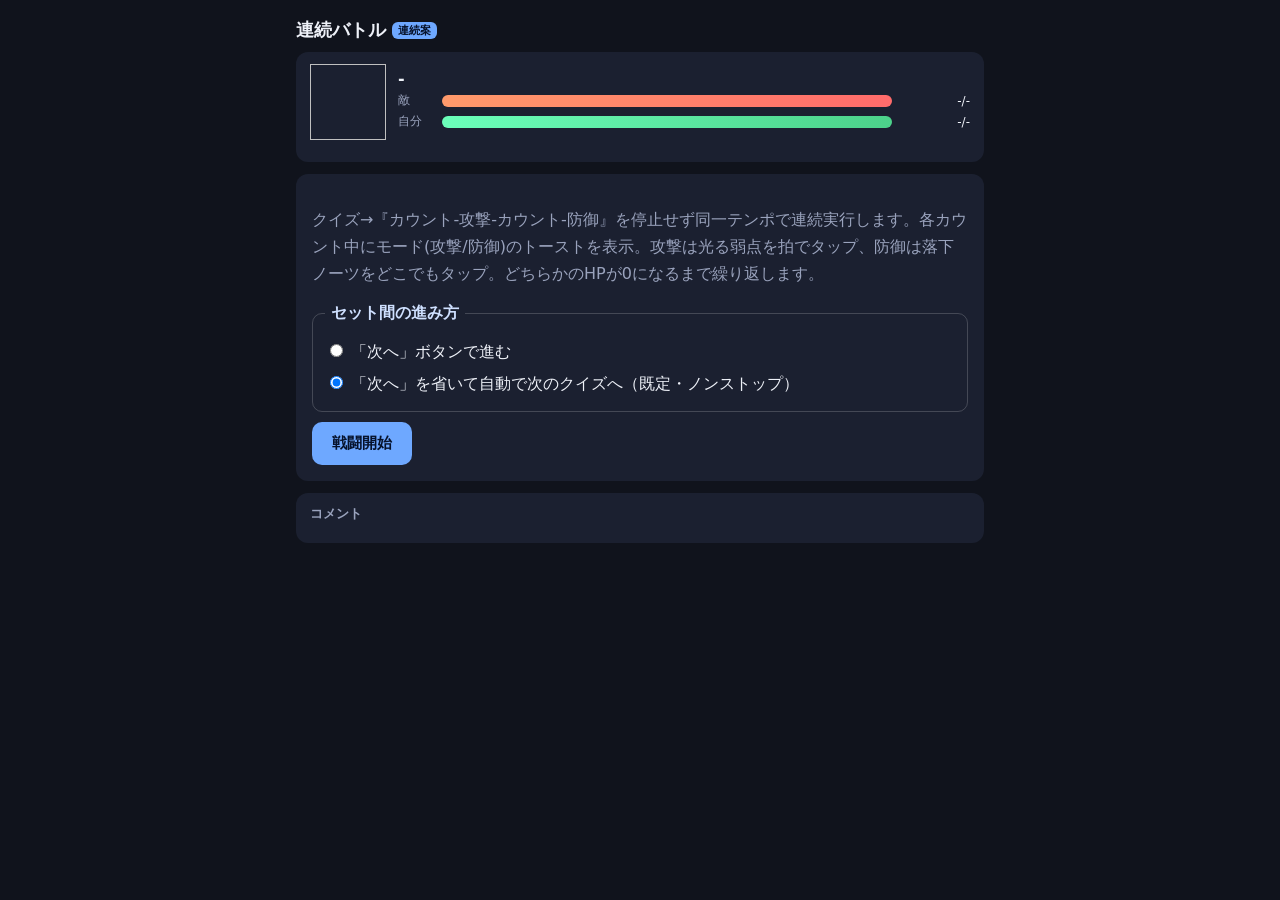
<file: index.html>
<!doctype html>
<html lang="ja">
<head>
  <meta charset="UTF-8">
  <meta name="viewport" content="width=device-width, initial-scale=1">
  <title>読み込み中</title>
  <script>
    window.location.replace('./app/combo.html');
  </script>
</head>
<body>
</body>
</html>
</file>
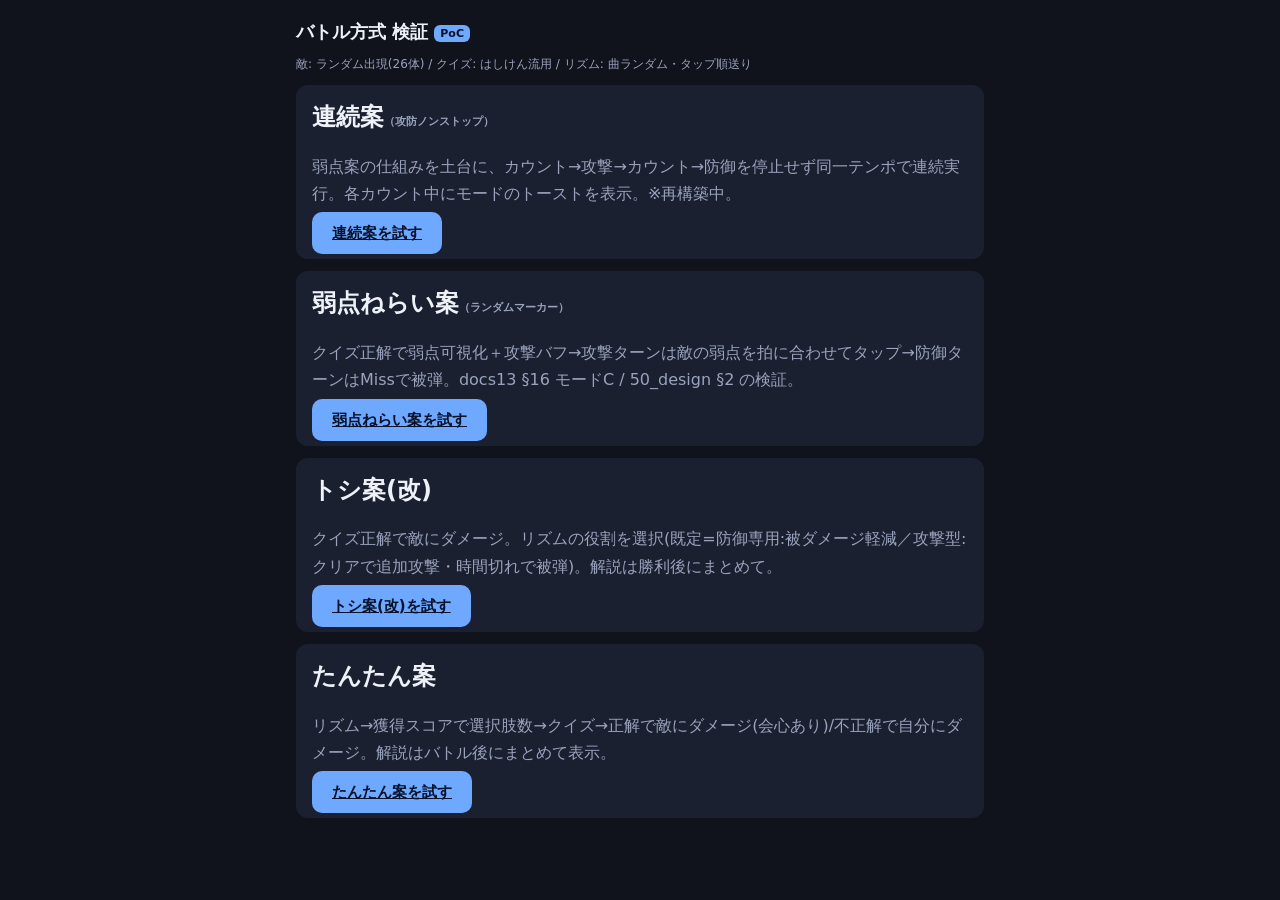
<file: app/index.html>
<!doctype html>
<html lang="ja">
<head>
  <meta charset="utf-8">
  <meta name="viewport" content="width=device-width, initial-scale=1">
  <title>バトル方式 検証</title>
  <link rel="stylesheet" href="./css/battle-verify.css?v=11">
</head>
<body>
<div class="bv-app">
  <h1 class="bv-title">バトル方式 検証<span class="badge">PoC</span></h1>
  <p class="bv-nav">敵: ランダム出現(26体) / クイズ: はしけん流用 / リズム: 曲ランダム・タップ順送り</p>

  <section class="bv-stage">
    <h2 style="margin-top:0">連続案<span style="font-size:11px;color:#9aa3bd">（攻防ノンストップ）</span></h2>
    <p style="color:#9aa3bd;line-height:1.7">弱点案の仕組みを土台に、カウント→攻撃→カウント→防御を停止せず同一テンポで連続実行。各カウント中にモードのトーストを表示。※再構築中。</p>
    <a class="bv-btn" href="./combo.html">連続案を試す</a>
  </section>

  <section class="bv-stage">
    <h2 style="margin-top:0">弱点ねらい案<span style="font-size:11px;color:#9aa3bd">（ランダムマーカー）</span></h2>
    <p style="color:#9aa3bd;line-height:1.7">クイズ正解で弱点可視化＋攻撃バフ→攻撃ターンは敵の弱点を拍に合わせてタップ→防御ターンはMissで被弾。docs13 §16 モードC / 50_design §2 の検証。</p>
    <a class="bv-btn" href="./weakpoint.html">弱点ねらい案を試す</a>
  </section>

  <section class="bv-stage">
    <h2 style="margin-top:0">トシ案(改)</h2>
    <p style="color:#9aa3bd;line-height:1.7">クイズ正解で敵にダメージ。リズムの役割を選択(既定=防御専用:被ダメージ軽減／攻撃型:クリアで追加攻撃・時間切れで被弾)。解説は勝利後にまとめて。</p>
    <a class="bv-btn" href="./toshi.html">トシ案(改)を試す</a>
  </section>

  <section class="bv-stage">
    <h2 style="margin-top:0">たんたん案</h2>
    <p style="color:#9aa3bd;line-height:1.7">リズム→獲得スコアで選択肢数→クイズ→正解で敵にダメージ(会心あり)/不正解で自分にダメージ。解説はバトル後にまとめて表示。</p>
    <a class="bv-btn" href="./tantan.html">たんたん案を試す</a>
  </section>

</div>
</body>
</html>
</file>
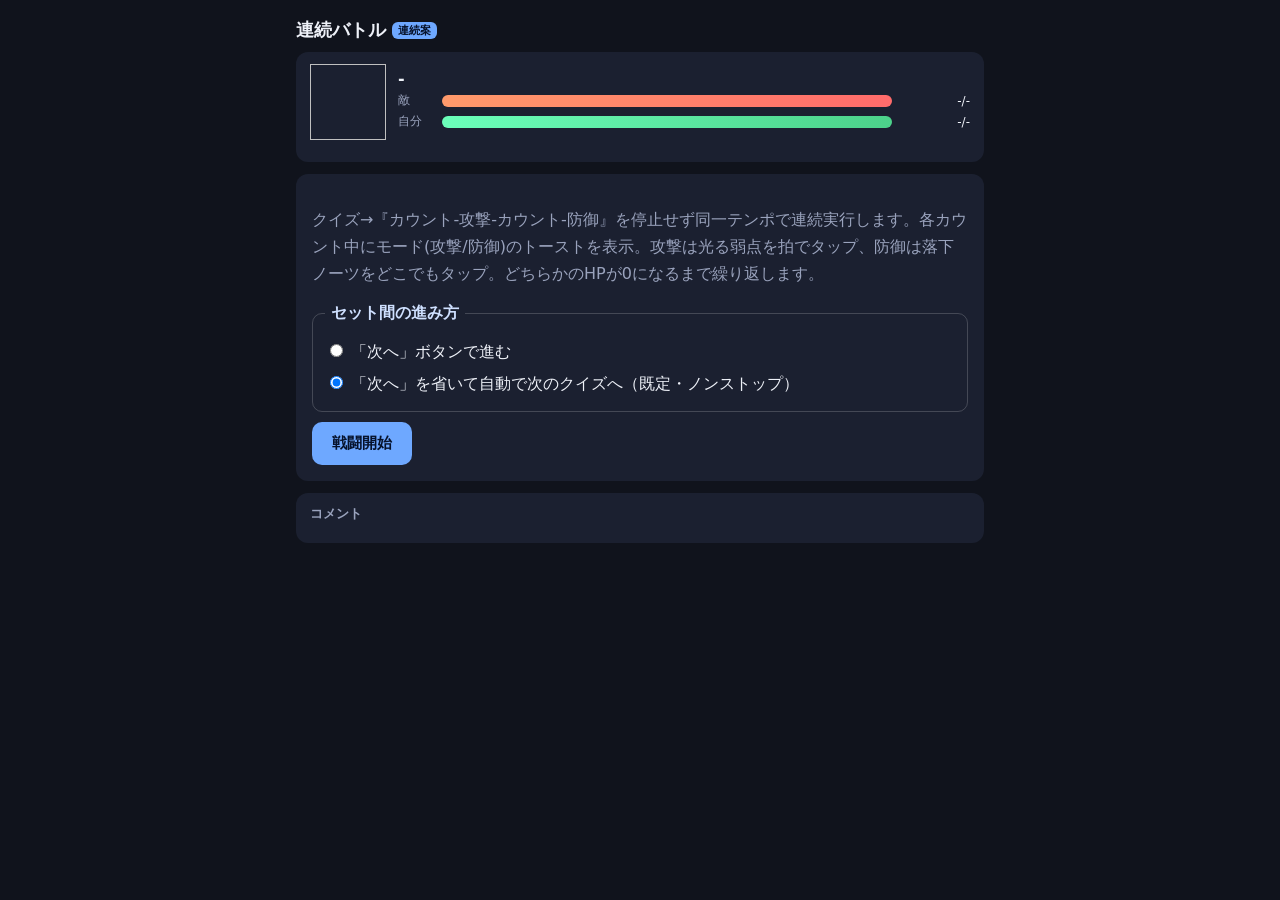
<file: app/combo.html>
<!doctype html>
<html lang="ja">
<head>
  <meta charset="utf-8">
  <meta name="viewport" content="width=device-width, initial-scale=1">
  <title>連続バトル（攻防ノンストップ）</title>
  <link rel="stylesheet" href="./css/rhythm-battle-poc.css?v=18">
  <link rel="stylesheet" href="./css/battle-verify.css?v=22">
  <link rel="stylesheet" href="./css/battle-combo.css?v=6">
</head>
<body class="page-combo">
<div class="bv-app">
  <h1 class="bv-title">連続バトル<span class="badge">連続案</span></h1>
  <!--
  <p class="bv-nav"><a href="./index.html">← 方式選択へ戻る</a> ／ 敵: ランダム出現</p>
  -->
  <header class="bv-header">
    <div class="bv-enemy-row">
      <img id="bv-enemy-img" class="bv-enemy-img" alt="" />
      <div class="bv-hp-block">
        <p class="bv-enemy-name" id="bv-enemy-name">-</p>
        <div class="bv-hp-row">
          <span class="lbl">敵</span>
          <div class="bv-hp-bg"><div id="bv-enemy-hp-bar" class="bv-hp-fill enemy"></div></div>
          <span class="bv-hp-num"><span id="bv-enemy-hp">-</span>/<span id="bv-enemy-hp-max">-</span></span>
        </div>
        <div class="bv-hp-row">
          <span class="lbl">自分</span>
          <div class="bv-hp-bg"><div id="bv-player-hp-bar" class="bv-hp-fill player"></div></div>
          <span class="bv-hp-num"><span id="bv-player-hp">-</span>/<span id="bv-player-hp-max">-</span></span>
        </div>
      </div>
    </div>
  </header>

  <section id="bv-intro" class="bv-stage">
    <p>クイズ→『カウント-攻撃-カウント-防御』を停止せず同一テンポで連続実行します。各カウント中にモード(攻撃/防御)のトーストを表示。攻撃は光る弱点を拍でタップ、防御は落下ノーツをどこでもタップ。どちらかのHPが0になるまで繰り返します。</p>
    <fieldset class="bv-mode-select" style="border:1px solid rgba(255,255,255,.18); border-radius:10px; padding:10px 12px; margin:10px 0;">
      <legend style="padding:0 6px; color:#cfe0ff; font-weight:800;">セット間の進み方</legend>
      <label style="display:block; margin:4px 0; line-height:1.7;"><input type="radio" name="combo-mode" value="manual"> 「次へ」ボタンで進む</label>
      <label style="display:block; margin:4px 0; line-height:1.7;"><input type="radio" name="combo-mode" value="auto" checked> 「次へ」を省いて自動で次のクイズへ（既定・ノンストップ）</label>
    </fieldset>
    <button id="bv-start" class="bv-btn">戦闘開始</button>
  </section>

  <section id="bv-quiz" class="bv-stage hidden">
    <p class="bv-quiz-category" id="bv-quiz-category"></p>
    <p class="bv-quiz-q" id="bv-quiz-q"></p>
    <div class="bv-choices" id="bv-quiz-choices"></div>
    <div class="bv-explain hidden" id="bv-quiz-explain"></div>
    <button id="bv-quiz-next" class="bv-btn hidden">次へ</button>
  </section>

  <section id="bv-rhythm" class="bv-stage hidden">
    <p class="bv-rhythm-prompt" id="bv-rhythm-prompt"></p>
    <div class="bv-rhythm-embed">
<section class="hero-panel">
      <div class="hero-copy">
        <p class="eyebrow">Web Audio API PoC</p>
        <h1>リズム戦闘</h1>
        <p class="lead">BGMの拍に合わせて攻撃。判定ラインにノーツが重なる瞬間をタップしてください。</p>
      </div>
      <div class="start-controls">
        <label class="poc-select-control" for="song-select">
          <span>曲</span>
          <select id="song-select">
            <option value="straight">ストレート・バトル</option>
            <option value="syncopated">シンコペーション・ドライブ</option>
            <option value="shuffle">シャッフル・クエスト</option>
            <option value="minimal">余白のステップ</option>
            <option value="jazz">ミッドナイト・ブレイク（JAZZ）</option>
          </select>
        </label>
        <label class="poc-select-control" for="pattern-select">
          <span>タップ</span>
          <select id="pattern-select">
            <option value="basic">基本</option>
            <option value="offbeat">裏拍</option>
            <option value="technical">技巧</option>
            <option value="sparse">余白</option>
            <option value="jazzBreak">ブレイク技巧</option>
          </select>
        </label>
        <label class="bpm-control" for="bpm-input">
          <span>BPM</span>
          <input id="bpm-input" type="number" min="80" max="180" step="1" inputmode="numeric" value="126">
        </label>
        <label class="hint-control" for="hint-toggle">
          <span>ヒント</span>
          <input id="hint-toggle" type="checkbox" checked>
        </label>
        <label class="haptic-control" for="haptic-toggle">
          <span id="haptic-label">振動</span>
          <input id="haptic-toggle" type="checkbox" checked>
        </label>
        <button id="start-btn" class="start-btn">戦闘開始</button>
      </div>
      <button id="calibration-btn" class="calibration-btn" type="button">タイミング調整</button>
    </section>

    <section class="battle-card">
      <div class="enemy-area">
        <div class="enemy-sprite" aria-hidden="true">
          <span class="enemy-face">◆</span>
        </div>
        <div class="enemy-info">
          <p class="enemy-name">ビートスライム</p>
          <div class="hp-line">
            <span>HP</span>
            <div class="hp-bar"><div id="enemy-hp-fill"></div></div>
            <strong id="enemy-hp">420</strong>
          </div>
        </div>
      </div>

      <div id="lane" class="lane" aria-label="リズムレーン">
        <div class="lane-grid"></div>
        <div class="phase-labels" aria-hidden="true">
          <span>表</span>
          <span>裏</span>
        </div>
        <pre id="diagnostics-panel" class="diagnostics-panel" hidden aria-live="off"></pre>
        <div class="hit-line"><span class="hit-line-flash"></span></div>
        <div id="beat-guide" class="beat-guide" aria-hidden="true">
          <span class="beat-guide-step"><span class="beat-guide-flash"></span></span>
          <span class="beat-guide-step"><span class="beat-guide-flash"></span></span>
          <span class="beat-guide-step"><span class="beat-guide-flash"></span></span>
          <span class="beat-guide-step"><span class="beat-guide-flash"></span></span>
        </div>
        <div id="notes" class="notes"></div>
        <div id="count-in" class="count-in" aria-live="assertive" hidden></div>
        <div id="calibration-panel" class="calibration-panel" aria-live="assertive" hidden>
          <strong>タイミング調整</strong>
          <span id="calibration-status">音に合わせて「こうげき」をタップ</span>
        </div>
        <div id="battle-result" class="battle-result" aria-live="assertive" hidden>
          <strong id="battle-result-title">撃破！</strong>
          <span id="battle-result-detail"></span>
        </div>
      </div>

      <button id="attack-btn" class="attack-btn">こうげき</button>
      <p id="judge" class="judge">READY</p>
    </section>

    <section class="meter-card">
      <div><span>BPM</span><strong id="bpm-label">126</strong></div>
      <div><span>判定</span><strong>±80ms / ±180ms</strong></div>
      <div><span>コンボ</span><strong id="combo">0</strong></div>
      <div><span>スコア</span><strong id="score">0</strong></div>
    </section>

    <section class="log-card">
      <h2>戦闘ログ</h2>
      <div id="log" class="log"></div>
    </section>
    </div>
    <button id="bv-rhythm-next" class="bv-btn hidden">次へ</button>
  </section>

  <section id="bv-finish" class="bv-stage hidden">
    <h2 class="bv-finish-title" id="bv-finish-title"></h2>
    <div id="bv-finish-detail"></div>
    <button id="bv-restart" class="bv-btn sub">もう一度</button>
  </section>

  <div class="bv-log-card">
    <h2>コメント</h2>
    <div id="bv-log"></div>
  </div>
</div>

  <script src="./js/rhythm-combo-engine.js?v=21"></script>
  <script src="./js/enemy-loader.js?v=2"></script>
  <script src="./js/quiz-engine.js?v=2"></script>
  <script src="./js/battle-core.js?v=25"></script>
  <script src="./js/battle-rules.js?v=1"></script>
  <script src="./js/battle-client.js?v=1"></script>
  <script src="./js/battle-combo.js?v=22"></script>
  <script>
    (async function () {
      const FLOW = window.ComboBattle;
      let enemy;
      try {
        await EnemyLoader.loadAll();
        await QuizEngine.load();
      } catch (e) {
        document.getElementById("bv-intro").innerHTML =
          '<p style="color:#ff6b6b">データ読込に失敗しました。ローカルサーバ経由で開いてください(README参照)。<br>' + e.message + '</p>';
        return;
      }
      enemy = EnemyLoader.random();
      // モード選択の初期チェックをファイル既定(CONFIG.AUTO_ADVANCE)に合わせる
      (function () {
        var defMode = (FLOW.CONFIG && FLOW.CONFIG.AUTO_ADVANCE) ? "auto" : "manual";
        var r = document.querySelector('input[name="combo-mode"][value="' + defMode + '"]');
        if (r) r.checked = true;
      }());
      // 単一エントリ(ComboBattle.start)に集約。warmup/core生成はstart内で実施。
      // 開始: Step6デモ — BattleClient(モックサーバ)があれば結果を送信し、サーバ確定値をログ表示。
      document.getElementById("bv-start").addEventListener("click", function () {
        var picked = document.querySelector('input[name="combo-mode"]:checked');
        var autoAdvance = !!picked && picked.value === "auto"; // セット間の自動送り
        if (!(window.BattleClient && window.BattleRules)) {
          FLOW.start({ enemy: enemy, playerHp: FLOW.CONFIG.PLAYER_HP, autoAdvance: autoAdvance });
          return;
        }
        var core = BattleCore.create({ enemy: enemy, playerHp: FLOW.CONFIG.PLAYER_HP });
        var enemyMaxHp = core.state.enemyHp;
        var mock = window.BattleClient.createMock({
          params: window.BattleRules.paramsFromConfig(FLOW.CONFIG),
          enemy: { name: enemy.name, hp: enemyMaxHp },
          playerHp: FLOW.CONFIG.PLAYER_HP,
          bounds: { minMsPerSet: 200, maxMsPerSet: 600000 }
        });
        var sessionP = mock.start({ spotId: "poc-combo" }); // awaitしない(warmupを妨げない)
        FLOW.start({
          core: core,
          autoAdvance: autoAdvance,
          onResult: function (result) {
            sessionP.then(function (session) {
              return mock.submitResult({ sessionId: session.sessionId, nonce: session.nonce, result: result });
            }).then(function (conf) {
              var log = document.getElementById("bv-log");
              var pEl = document.createElement("p");
              if (conf.accepted) {
                pEl.textContent = "🛰 サーバ確定: outcome=" + conf.outcome +
                  " / 与ダメ" + conf.authoritative.damageDealt + "・被ダメ" + conf.authoritative.damageTaken +
                  " / valid=" + conf.valid + (conf.flags && conf.flags.length ? " / flags=" + conf.flags.join(", ") : "");
              } else {
                pEl.textContent = "🛰 サーバ拒否: " + conf.reason;
              }
              if (log) log.appendChild(pEl);
              console.log("[combo mock server] 確定:", conf, " / クライアント申告:", result);
            });
          }
        });
      });
      document.getElementById("bv-restart").addEventListener("click", function () {
        location.reload();
      });
    }());
  </script>
</body>
</html>
</file>
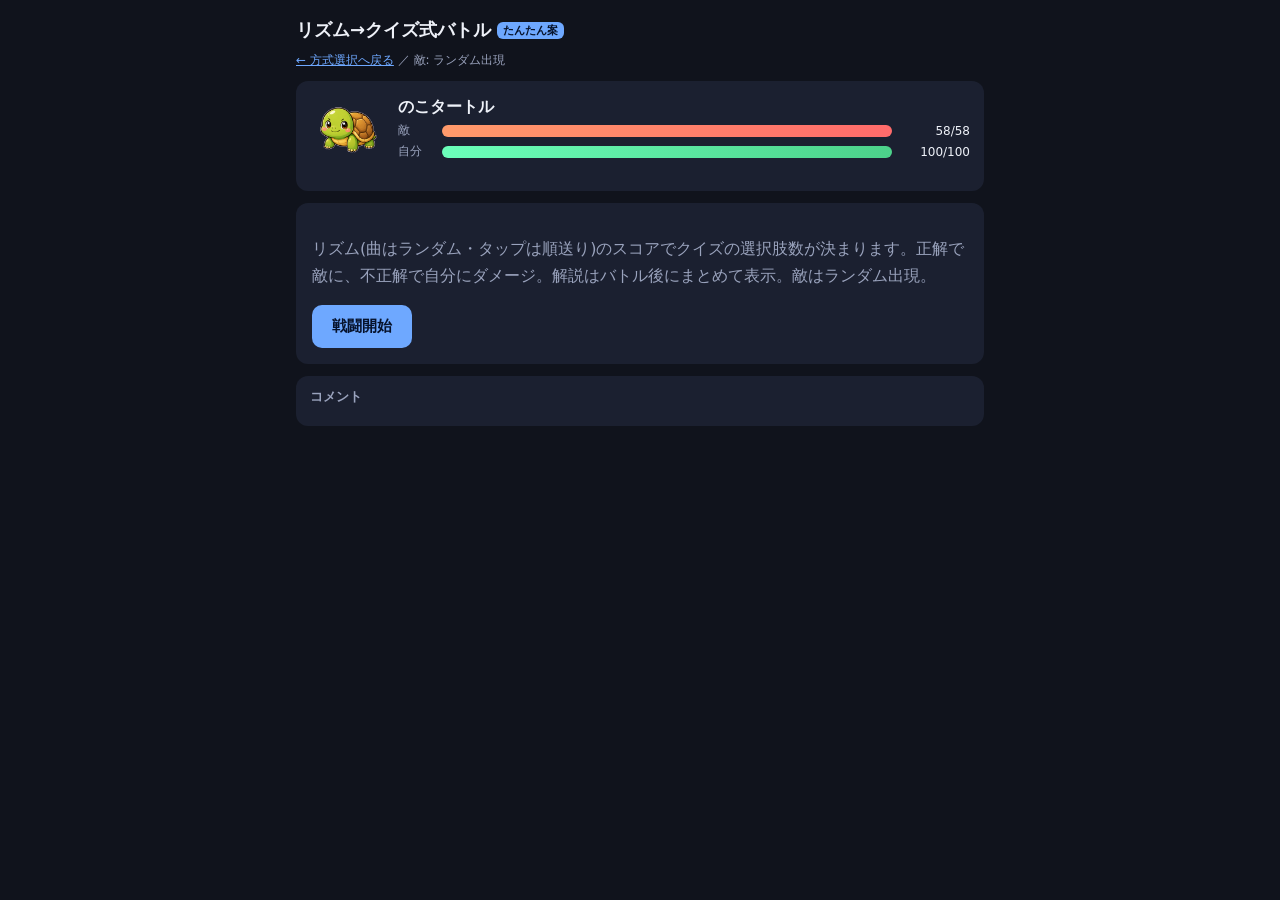
<file: app/tantan.html>
<!doctype html>
<html lang="ja">
<head>
  <meta charset="utf-8">
  <meta name="viewport" content="width=device-width, initial-scale=1">
  <title>リズム→クイズ式バトル</title>
  <link rel="stylesheet" href="./css/rhythm-battle-poc.css?v=18">
  <link rel="stylesheet" href="./css/battle-verify.css?v=11">
</head>
<body>
<div class="bv-app">
  <h1 class="bv-title">リズム→クイズ式バトル<span class="badge">たんたん案</span></h1>
  <p class="bv-nav"><a href="./index.html">← 方式選択へ戻る</a> ／ 敵: ランダム出現</p>

  <header class="bv-header">
    <div class="bv-enemy-row">
      <img id="bv-enemy-img" class="bv-enemy-img" alt="" />
      <div class="bv-hp-block">
        <p class="bv-enemy-name" id="bv-enemy-name">-</p>
        <div class="bv-hp-row">
          <span class="lbl">敵</span>
          <div class="bv-hp-bg"><div id="bv-enemy-hp-bar" class="bv-hp-fill enemy"></div></div>
          <span class="bv-hp-num"><span id="bv-enemy-hp">-</span>/<span id="bv-enemy-hp-max">-</span></span>
        </div>
        <div class="bv-hp-row">
          <span class="lbl">自分</span>
          <div class="bv-hp-bg"><div id="bv-player-hp-bar" class="bv-hp-fill player"></div></div>
          <span class="bv-hp-num"><span id="bv-player-hp">-</span>/<span id="bv-player-hp-max">-</span></span>
        </div>
      </div>
    </div>
  </header>

  <section id="bv-intro" class="bv-stage">
    <p>リズム(曲はランダム・タップは順送り)のスコアでクイズの選択肢数が決まります。正解で敵に、不正解で自分にダメージ。解説はバトル後にまとめて表示。敵はランダム出現。</p>

    <button id="bv-start" class="bv-btn">戦闘開始</button>
  </section>

  <section id="bv-quiz" class="bv-stage hidden">
    <p class="bv-quiz-category" id="bv-quiz-category"></p>
    <p class="bv-quiz-q" id="bv-quiz-q"></p>
    <div class="bv-choices" id="bv-quiz-choices"></div>
    <div class="bv-explain hidden" id="bv-quiz-explain"></div>
    <button id="bv-quiz-next" class="bv-btn hidden">次へ</button>
  </section>

  <section id="bv-rhythm" class="bv-stage hidden">
    <p class="bv-rhythm-prompt" id="bv-rhythm-prompt"></p>
    <div class="bv-rhythm-embed">
<section class="hero-panel">
      <div class="hero-copy">
        <p class="eyebrow">Web Audio API PoC</p>
        <h1>リズム戦闘</h1>
        <p class="lead">BGMの拍に合わせて攻撃。判定ラインにノーツが重なる瞬間をタップしてください。</p>
      </div>
      <div class="start-controls">
        <label class="poc-select-control" for="song-select">
          <span>曲</span>
          <select id="song-select">
            <option value="straight">ストレート・バトル</option>
            <option value="syncopated">シンコペーション・ドライブ</option>
            <option value="shuffle">シャッフル・クエスト</option>
            <option value="minimal">余白のステップ</option>
            <option value="jazz">ミッドナイト・ブレイク（JAZZ）</option>
          </select>
        </label>
        <label class="poc-select-control" for="pattern-select">
          <span>タップ</span>
          <select id="pattern-select">
            <option value="basic">基本</option>
            <option value="offbeat">裏拍</option>
            <option value="technical">技巧</option>
            <option value="sparse">余白</option>
            <option value="jazzBreak">ブレイク技巧</option>
          </select>
        </label>
        <label class="bpm-control" for="bpm-input">
          <span>BPM</span>
          <input id="bpm-input" type="number" min="80" max="180" step="1" inputmode="numeric" value="126">
        </label>
        <label class="hint-control" for="hint-toggle">
          <span>ヒント</span>
          <input id="hint-toggle" type="checkbox" checked>
        </label>
        <label class="haptic-control" for="haptic-toggle">
          <span id="haptic-label">振動</span>
          <input id="haptic-toggle" type="checkbox" checked>
        </label>
        <button id="start-btn" class="start-btn">戦闘開始</button>
      </div>
      <button id="calibration-btn" class="calibration-btn" type="button">タイミング調整</button>
    </section>

    <section class="battle-card">
      <div class="enemy-area">
        <div class="enemy-sprite" aria-hidden="true">
          <span class="enemy-face">◆</span>
        </div>
        <div class="enemy-info">
          <p class="enemy-name">リズムゲージ</p>
          <div class="hp-line">
            <span>HP</span>
            <div class="hp-bar"><div id="enemy-hp-fill"></div></div>
            <strong id="enemy-hp">420</strong>
          </div>
        </div>
      </div>

      <div id="lane" class="lane" aria-label="リズムレーン">
        <div class="lane-grid"></div>
        <div class="phase-labels" aria-hidden="true">
          <span>表</span>
          <span>裏</span>
        </div>
        <pre id="diagnostics-panel" class="diagnostics-panel" hidden aria-live="off"></pre>
        <div class="hit-line"><span class="hit-line-flash"></span></div>
        <div id="beat-guide" class="beat-guide" aria-hidden="true">
          <span class="beat-guide-step"><span class="beat-guide-flash"></span></span>
          <span class="beat-guide-step"><span class="beat-guide-flash"></span></span>
          <span class="beat-guide-step"><span class="beat-guide-flash"></span></span>
          <span class="beat-guide-step"><span class="beat-guide-flash"></span></span>
        </div>
        <div id="notes" class="notes"></div>
        <div id="count-in" class="count-in" aria-live="assertive" hidden></div>
        <div id="calibration-panel" class="calibration-panel" aria-live="assertive" hidden>
          <strong>タイミング調整</strong>
          <span id="calibration-status">音に合わせて「こうげき」をタップ</span>
        </div>
        <div id="battle-result" class="battle-result" aria-live="assertive" hidden>
          <strong id="battle-result-title">撃破！</strong>
          <span id="battle-result-detail"></span>
        </div>
      </div>

      <button id="attack-btn" class="attack-btn">こうげき</button>
      <p id="judge" class="judge">READY</p>
    </section>

    <section class="meter-card">
      <div><span>BPM</span><strong id="bpm-label">126</strong></div>
      <div><span>判定</span><strong>±80ms / ±180ms</strong></div>
      <div><span>コンボ</span><strong id="combo">0</strong></div>
      <div><span>スコア</span><strong id="score">0</strong></div>
    </section>

    <section class="log-card">
      <h2>戦闘ログ</h2>
      <div id="log" class="log"></div>
    </section>
    </div>
    <button id="bv-rhythm-next" class="bv-btn hidden">次へ</button>
  </section>

  <section id="bv-finish" class="bv-stage hidden">
    <h2 class="bv-finish-title" id="bv-finish-title"></h2>
    <div id="bv-finish-detail"></div>
    <button id="bv-restart" class="bv-btn sub">もう一度</button>
  </section>

  <div class="bv-log-card">
    <h2>コメント</h2>
    <div id="bv-log"></div>
  </div>
</div>

  <script src="./js/rhythm-battle-poc.js?v=38"></script>
  <script src="./js/enemy-loader.js?v=2"></script>
  <script src="./js/quiz-engine.js?v=2"></script>
  <script src="./js/battle-core.js?v=12"></script>
  <script src="./js/battle-tantan.js?v=8"></script>
  <script>
    (async function () {
      const FLOW = window.BattleTantan;
      let enemy, core = null;
      try {
        await EnemyLoader.loadAll();
        await QuizEngine.load();
      } catch (e) {
        document.getElementById("bv-intro").innerHTML =
          '<p style="color:#ff6b6b">データ読込に失敗しました。ローカルサーバ経由で開いてください(README参照)。<br>' + e.message + '</p>';
        return;
      }
      // イントロ用にランダムな敵をプレビュー
      enemy = EnemyLoader.random();
      core = BattleCore.create({ enemy: enemy, playerHp: FLOW.CONFIG.PLAYER_HP });
      document.getElementById("bv-start").addEventListener("click", function () {
        // 表示中(イントロでプレビュー)の敵でそのまま開始。
        // 新しい敵は「もう一度」(リロード)で抽選される。
        core = BattleCore.create({ enemy: enemy, playerHp: FLOW.CONFIG.PLAYER_HP });
        FLOW.run(core);
      });
      document.getElementById("bv-restart").addEventListener("click", function () {
        location.reload();
      });
    }());
  </script>
</body>
</html>
</file>
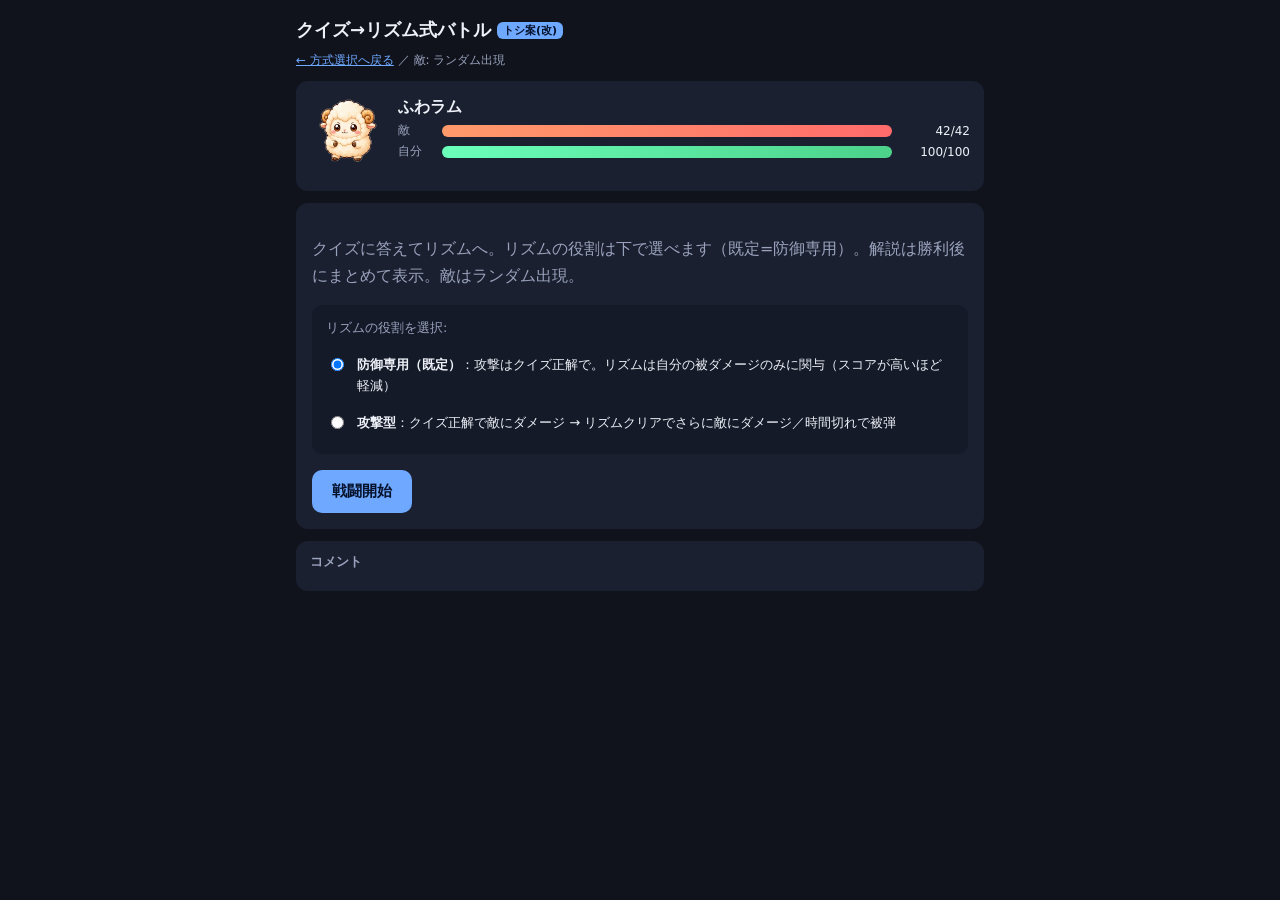
<file: app/toshi.html>
<!doctype html>
<html lang="ja">
<head>
  <meta charset="utf-8">
  <meta name="viewport" content="width=device-width, initial-scale=1">
  <title>クイズ→リズム式バトル</title>
  <link rel="stylesheet" href="./css/rhythm-battle-poc.css?v=18">
  <link rel="stylesheet" href="./css/battle-verify.css?v=11">
</head>
<body>
<div class="bv-app">
  <h1 class="bv-title">クイズ→リズム式バトル<span class="badge">トシ案(改)</span></h1>
  <p class="bv-nav"><a href="./index.html">← 方式選択へ戻る</a> ／ 敵: ランダム出現</p>

  <header class="bv-header">
    <div class="bv-enemy-row">
      <img id="bv-enemy-img" class="bv-enemy-img" alt="" />
      <div class="bv-hp-block">
        <p class="bv-enemy-name" id="bv-enemy-name">-</p>
        <div class="bv-hp-row">
          <span class="lbl">敵</span>
          <div class="bv-hp-bg"><div id="bv-enemy-hp-bar" class="bv-hp-fill enemy"></div></div>
          <span class="bv-hp-num"><span id="bv-enemy-hp">-</span>/<span id="bv-enemy-hp-max">-</span></span>
        </div>
        <div class="bv-hp-row">
          <span class="lbl">自分</span>
          <div class="bv-hp-bg"><div id="bv-player-hp-bar" class="bv-hp-fill player"></div></div>
          <span class="bv-hp-num"><span id="bv-player-hp">-</span>/<span id="bv-player-hp-max">-</span></span>
        </div>
      </div>
    </div>
  </header>

  <section id="bv-intro" class="bv-stage">
    <p>クイズに答えてリズムへ。リズムの役割は下で選べます（既定=防御専用）。解説は勝利後にまとめて表示。敵はランダム出現。</p>
    <div class="bv-mode">
      <p class="bv-mode-title">リズムの役割を選択:</p>
      <label class="bv-mode-opt"><input type="radio" name="bv-rhythm-mode" value="defense" checked>
        <span><strong>防御専用（既定）</strong>：攻撃はクイズ正解で。リズムは自分の被ダメージのみに関与（スコアが高いほど軽減）</span></label>
      <label class="bv-mode-opt"><input type="radio" name="bv-rhythm-mode" value="attack">
        <span><strong>攻撃型</strong>：クイズ正解で敵にダメージ → リズムクリアでさらに敵にダメージ／時間切れで被弾</span></label>
    </div>
    <button id="bv-start" class="bv-btn">戦闘開始</button>
  </section>

  <section id="bv-quiz" class="bv-stage hidden">
    <p class="bv-quiz-category" id="bv-quiz-category"></p>
    <p class="bv-quiz-q" id="bv-quiz-q"></p>
    <div class="bv-choices" id="bv-quiz-choices"></div>
    <div class="bv-explain hidden" id="bv-quiz-explain"></div>
    <button id="bv-quiz-next" class="bv-btn hidden">次へ</button>
  </section>

  <section id="bv-rhythm" class="bv-stage hidden">
    <p class="bv-rhythm-prompt" id="bv-rhythm-prompt"></p>
    <div class="bv-rhythm-embed">
<section class="hero-panel">
      <div class="hero-copy">
        <p class="eyebrow">Web Audio API PoC</p>
        <h1>リズム戦闘</h1>
        <p class="lead">BGMの拍に合わせて攻撃。判定ラインにノーツが重なる瞬間をタップしてください。</p>
      </div>
      <div class="start-controls">
        <label class="poc-select-control" for="song-select">
          <span>曲</span>
          <select id="song-select">
            <option value="straight">ストレート・バトル</option>
            <option value="syncopated">シンコペーション・ドライブ</option>
            <option value="shuffle">シャッフル・クエスト</option>
            <option value="minimal">余白のステップ</option>
            <option value="jazz">ミッドナイト・ブレイク（JAZZ）</option>
          </select>
        </label>
        <label class="poc-select-control" for="pattern-select">
          <span>タップ</span>
          <select id="pattern-select">
            <option value="basic">基本</option>
            <option value="offbeat">裏拍</option>
            <option value="technical">技巧</option>
            <option value="sparse">余白</option>
            <option value="jazzBreak">ブレイク技巧</option>
          </select>
        </label>
        <label class="bpm-control" for="bpm-input">
          <span>BPM</span>
          <input id="bpm-input" type="number" min="80" max="180" step="1" inputmode="numeric" value="126">
        </label>
        <label class="hint-control" for="hint-toggle">
          <span>ヒント</span>
          <input id="hint-toggle" type="checkbox" checked>
        </label>
        <label class="haptic-control" for="haptic-toggle">
          <span id="haptic-label">振動</span>
          <input id="haptic-toggle" type="checkbox" checked>
        </label>
        <button id="start-btn" class="start-btn">戦闘開始</button>
      </div>
      <button id="calibration-btn" class="calibration-btn" type="button">タイミング調整</button>
    </section>

    <section class="battle-card">
      <div class="enemy-area">
        <div class="enemy-sprite" aria-hidden="true">
          <span class="enemy-face">◆</span>
        </div>
        <div class="enemy-info">
          <p class="enemy-name">リズムゲージ</p>
          <div class="hp-line">
            <span>HP</span>
            <div class="hp-bar"><div id="enemy-hp-fill"></div></div>
            <strong id="enemy-hp">420</strong>
          </div>
        </div>
      </div>

      <div id="lane" class="lane" aria-label="リズムレーン">
        <div class="lane-grid"></div>
        <div class="phase-labels" aria-hidden="true">
          <span>表</span>
          <span>裏</span>
        </div>
        <pre id="diagnostics-panel" class="diagnostics-panel" hidden aria-live="off"></pre>
        <div class="hit-line"><span class="hit-line-flash"></span></div>
        <div id="beat-guide" class="beat-guide" aria-hidden="true">
          <span class="beat-guide-step"><span class="beat-guide-flash"></span></span>
          <span class="beat-guide-step"><span class="beat-guide-flash"></span></span>
          <span class="beat-guide-step"><span class="beat-guide-flash"></span></span>
          <span class="beat-guide-step"><span class="beat-guide-flash"></span></span>
        </div>
        <div id="notes" class="notes"></div>
        <div id="count-in" class="count-in" aria-live="assertive" hidden></div>
        <div id="calibration-panel" class="calibration-panel" aria-live="assertive" hidden>
          <strong>タイミング調整</strong>
          <span id="calibration-status">音に合わせて「こうげき」をタップ</span>
        </div>
        <div id="battle-result" class="battle-result" aria-live="assertive" hidden>
          <strong id="battle-result-title">撃破！</strong>
          <span id="battle-result-detail"></span>
        </div>
      </div>

      <button id="attack-btn" class="attack-btn">こうげき</button>
      <p id="judge" class="judge">READY</p>
    </section>

    <section class="meter-card">
      <div><span>BPM</span><strong id="bpm-label">126</strong></div>
      <div><span>判定</span><strong>±80ms / ±180ms</strong></div>
      <div><span>コンボ</span><strong id="combo">0</strong></div>
      <div><span>スコア</span><strong id="score">0</strong></div>
    </section>

    <section class="log-card">
      <h2>戦闘ログ</h2>
      <div id="log" class="log"></div>
    </section>
    </div>
    <button id="bv-rhythm-next" class="bv-btn hidden">次へ</button>
  </section>

  <section id="bv-finish" class="bv-stage hidden">
    <h2 class="bv-finish-title" id="bv-finish-title"></h2>
    <div id="bv-finish-detail"></div>
    <button id="bv-restart" class="bv-btn sub">もう一度</button>
  </section>

  <div class="bv-log-card">
    <h2>コメント</h2>
    <div id="bv-log"></div>
  </div>
</div>

  <script src="./js/rhythm-battle-poc.js?v=38"></script>
  <script src="./js/enemy-loader.js?v=2"></script>
  <script src="./js/quiz-engine.js?v=2"></script>
  <script src="./js/battle-core.js?v=12"></script>
  <script src="./js/battle-toshi.js?v=8"></script>
  <script>
    (async function () {
      const FLOW = window.BattleToshi;
      let enemy, core = null;
      try {
        await EnemyLoader.loadAll();
        await QuizEngine.load();
      } catch (e) {
        document.getElementById("bv-intro").innerHTML =
          '<p style="color:#ff6b6b">データ読込に失敗しました。ローカルサーバ経由で開いてください(README参照)。<br>' + e.message + '</p>';
        return;
      }
      // イントロ用にランダムな敵をプレビュー
      enemy = EnemyLoader.random();
      core = BattleCore.create({ enemy: enemy, playerHp: FLOW.CONFIG.PLAYER_HP });
      document.getElementById("bv-start").addEventListener("click", function () {
        // 表示中(イントロでプレビュー)の敵でそのまま開始。
        // 新しい敵は「もう一度」(リロード)で抽選される。
        core = BattleCore.create({ enemy: enemy, playerHp: FLOW.CONFIG.PLAYER_HP });
        var modeEl = document.querySelector('input[name="bv-rhythm-mode"]:checked');
        FLOW.run(core, { mode: modeEl ? modeEl.value : "defense" });
      });
      document.getElementById("bv-restart").addEventListener("click", function () {
        location.reload();
      });
    }());
  </script>
</body>
</html>
</file>
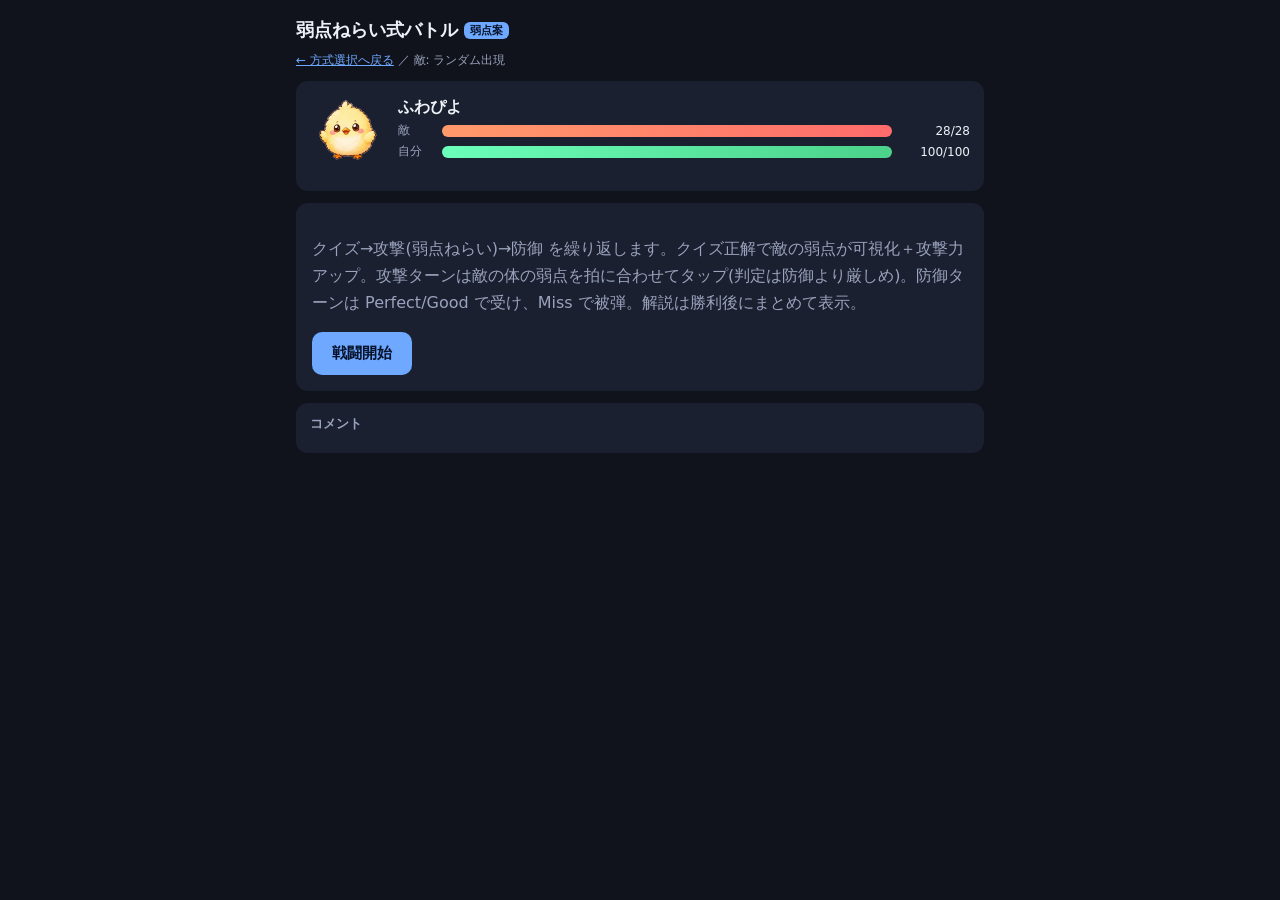
<file: app/weakpoint.html>
<!doctype html>
<html lang="ja">
<head>
  <meta charset="utf-8">
  <meta name="viewport" content="width=device-width, initial-scale=1">
  <title>弱点ねらい式バトル</title>
  <link rel="stylesheet" href="./css/rhythm-battle-poc.css?v=18">
  <link rel="stylesheet" href="./css/battle-verify.css?v=22">
</head>
<body class="page-weakpoint">
<div class="bv-app">
  <h1 class="bv-title">弱点ねらい式バトル<span class="badge">弱点案</span></h1>
  <p class="bv-nav"><a href="./index.html">← 方式選択へ戻る</a> ／ 敵: ランダム出現</p>

  <header class="bv-header">
    <div class="bv-enemy-row">
      <img id="bv-enemy-img" class="bv-enemy-img" alt="" />
      <div class="bv-hp-block">
        <p class="bv-enemy-name" id="bv-enemy-name">-</p>
        <div class="bv-hp-row">
          <span class="lbl">敵</span>
          <div class="bv-hp-bg"><div id="bv-enemy-hp-bar" class="bv-hp-fill enemy"></div></div>
          <span class="bv-hp-num"><span id="bv-enemy-hp">-</span>/<span id="bv-enemy-hp-max">-</span></span>
        </div>
        <div class="bv-hp-row">
          <span class="lbl">自分</span>
          <div class="bv-hp-bg"><div id="bv-player-hp-bar" class="bv-hp-fill player"></div></div>
          <span class="bv-hp-num"><span id="bv-player-hp">-</span>/<span id="bv-player-hp-max">-</span></span>
        </div>
      </div>
    </div>
  </header>

  <section id="bv-intro" class="bv-stage">
    <p>クイズ→攻撃(弱点ねらい)→防御 を繰り返します。クイズ正解で敵の弱点が可視化＋攻撃力アップ。攻撃ターンは敵の体の弱点を拍に合わせてタップ(判定は防御より厳しめ)。防御ターンは Perfect/Good で受け、Miss で被弾。解説は勝利後にまとめて表示。</p>
    <button id="bv-start" class="bv-btn">戦闘開始</button>
  </section>

  <section id="bv-quiz" class="bv-stage hidden">
    <p class="bv-quiz-category" id="bv-quiz-category"></p>
    <p class="bv-quiz-q" id="bv-quiz-q"></p>
    <div class="bv-choices" id="bv-quiz-choices"></div>
    <div class="bv-explain hidden" id="bv-quiz-explain"></div>
    <button id="bv-quiz-next" class="bv-btn hidden">次へ</button>
  </section>

  <section id="bv-rhythm" class="bv-stage hidden">
    <p class="bv-rhythm-prompt" id="bv-rhythm-prompt"></p>
    <div class="bv-rhythm-embed">
<section class="hero-panel">
      <div class="hero-copy">
        <p class="eyebrow">Web Audio API PoC</p>
        <h1>リズム戦闘</h1>
        <p class="lead">BGMの拍に合わせて攻撃。判定ラインにノーツが重なる瞬間をタップしてください。</p>
      </div>
      <div class="start-controls">
        <label class="poc-select-control" for="song-select">
          <span>曲</span>
          <select id="song-select">
            <option value="straight">ストレート・バトル</option>
            <option value="syncopated">シンコペーション・ドライブ</option>
            <option value="shuffle">シャッフル・クエスト</option>
            <option value="minimal">余白のステップ</option>
            <option value="jazz">ミッドナイト・ブレイク（JAZZ）</option>
          </select>
        </label>
        <label class="poc-select-control" for="pattern-select">
          <span>タップ</span>
          <select id="pattern-select">
            <option value="basic">基本</option>
            <option value="offbeat">裏拍</option>
            <option value="technical">技巧</option>
            <option value="sparse">余白</option>
            <option value="jazzBreak">ブレイク技巧</option>
          </select>
        </label>
        <label class="bpm-control" for="bpm-input">
          <span>BPM</span>
          <input id="bpm-input" type="number" min="80" max="180" step="1" inputmode="numeric" value="126">
        </label>
        <label class="hint-control" for="hint-toggle">
          <span>ヒント</span>
          <input id="hint-toggle" type="checkbox" checked>
        </label>
        <label class="haptic-control" for="haptic-toggle">
          <span id="haptic-label">振動</span>
          <input id="haptic-toggle" type="checkbox" checked>
        </label>
        <button id="start-btn" class="start-btn">戦闘開始</button>
      </div>
      <button id="calibration-btn" class="calibration-btn" type="button">タイミング調整</button>
    </section>

    <section class="battle-card">
      <div class="enemy-area">
        <div class="enemy-sprite" aria-hidden="true">
          <span class="enemy-face">◆</span>
        </div>
        <div class="enemy-info">
          <p class="enemy-name">ビートスライム</p>
          <div class="hp-line">
            <span>HP</span>
            <div class="hp-bar"><div id="enemy-hp-fill"></div></div>
            <strong id="enemy-hp">420</strong>
          </div>
        </div>
      </div>

      <div id="lane" class="lane" aria-label="リズムレーン">
        <div class="lane-grid"></div>
        <div class="phase-labels" aria-hidden="true">
          <span>表</span>
          <span>裏</span>
        </div>
        <pre id="diagnostics-panel" class="diagnostics-panel" hidden aria-live="off"></pre>
        <div class="hit-line"><span class="hit-line-flash"></span></div>
        <div id="beat-guide" class="beat-guide" aria-hidden="true">
          <span class="beat-guide-step"><span class="beat-guide-flash"></span></span>
          <span class="beat-guide-step"><span class="beat-guide-flash"></span></span>
          <span class="beat-guide-step"><span class="beat-guide-flash"></span></span>
          <span class="beat-guide-step"><span class="beat-guide-flash"></span></span>
        </div>
        <div id="notes" class="notes"></div>
        <div id="count-in" class="count-in" aria-live="assertive" hidden></div>
        <div id="calibration-panel" class="calibration-panel" aria-live="assertive" hidden>
          <strong>タイミング調整</strong>
          <span id="calibration-status">音に合わせて「こうげき」をタップ</span>
        </div>
        <div id="battle-result" class="battle-result" aria-live="assertive" hidden>
          <strong id="battle-result-title">撃破！</strong>
          <span id="battle-result-detail"></span>
        </div>
      </div>

      <button id="attack-btn" class="attack-btn">こうげき</button>
      <p id="judge" class="judge">READY</p>
    </section>

    <section class="meter-card">
      <div><span>BPM</span><strong id="bpm-label">126</strong></div>
      <div><span>判定</span><strong>±80ms / ±180ms</strong></div>
      <div><span>コンボ</span><strong id="combo">0</strong></div>
      <div><span>スコア</span><strong id="score">0</strong></div>
    </section>

    <section class="log-card">
      <h2>戦闘ログ</h2>
      <div id="log" class="log"></div>
    </section>
    </div>
    <button id="bv-rhythm-next" class="bv-btn hidden">次へ</button>
  </section>

  <section id="bv-finish" class="bv-stage hidden">
    <h2 class="bv-finish-title" id="bv-finish-title"></h2>
    <div id="bv-finish-detail"></div>
    <button id="bv-restart" class="bv-btn sub">もう一度</button>
  </section>

  <div class="bv-log-card">
    <h2>コメント</h2>
    <div id="bv-log"></div>
  </div>
</div>

  <script src="./js/rhythm-battle-poc.js?v=45"></script>
  <script src="./js/enemy-loader.js?v=2"></script>
  <script src="./js/quiz-engine.js?v=2"></script>
  <script src="./js/battle-core.js?v=25"></script>
  <script src="./js/battle-weakpoint.js?v=9"></script>
  <script>
    (async function () {
      const FLOW = window.BattleWeakpoint;
      let enemy, core = null;
      try {
        await EnemyLoader.loadAll();
        await QuizEngine.load();
      } catch (e) {
        document.getElementById("bv-intro").innerHTML =
          '<p style="color:#ff6b6b">データ読込に失敗しました。ローカルサーバ経由で開いてください(README参照)。<br>' + e.message + '</p>';
        return;
      }
      enemy = EnemyLoader.random();
      core = BattleCore.create({ enemy: enemy, playerHp: FLOW.CONFIG.PLAYER_HP });
      document.getElementById("bv-start").addEventListener("click", function () {
        core = BattleCore.create({ enemy: enemy, playerHp: FLOW.CONFIG.PLAYER_HP });
        FLOW.run(core);
      });
      document.getElementById("bv-restart").addEventListener("click", function () {
        location.reload();
      });
    }());
  </script>
</body>
</html>
</file>
<file: app/css/battle-verify.css>
/* =====================================================
   battle-verify.css
   バトル検証レイヤーのスタイル(検証専用・自己完結)。
   rhythm-battle-poc.css と併用する。
   ===================================================== */
:root {
  --bv-bg: #10131c;
  --bv-panel: #1b2030;
  --bv-panel2: #232a3d;
  --bv-text: #eef1f8;
  --bv-muted: #9aa3bd;
  --bv-accent: #6ea8ff;
  --bv-enemy: #ff6b6b;
  --bv-player: #4cd28a;
  --bv-good: #4cd28a;
  --bv-bad: #ff6b6b;
}
* { box-sizing: border-box; }
body {
  margin: 0;
  font-family: system-ui, "Hiragino Kaku Gothic ProN", Meiryo, sans-serif;
  background: var(--bv-bg);
  color: var(--bv-text);
}
.bv-app { max-width: 720px; margin: 0 auto; padding: 16px; }
.bv-title { font-size: 18px; margin: 4px 0 12px; }
.bv-title .badge {
  font-size: 11px; background: var(--bv-accent); color: #06122b;
  border-radius: 6px; padding: 2px 6px; margin-left: 6px; vertical-align: middle;
}
.bv-nav { font-size: 12px; color: var(--bv-muted); margin-bottom: 12px; }
.bv-nav a { color: var(--bv-accent); }

/* --- ヘッダー(敵・自分の HP) --- */
.bv-header { background: var(--bv-panel); border-radius: 12px; padding: 12px 14px; margin-bottom: 12px; }
.bv-enemy-row { display: flex; align-items: center; gap: 12px; margin-bottom: 10px; }
.bv-enemy-img { width: 76px; height: 76px; object-fit: contain; image-rendering: auto; }
.bv-enemy-name { font-weight: 700; font-size: 16px; margin: 0 0 4px; }
.bv-hp-block { flex: 1; }
.bv-hp-row { display: flex; align-items: center; gap: 8px; font-size: 12px; margin: 4px 0; }
.bv-hp-row .lbl { width: 36px; color: var(--bv-muted); }
.bv-hp-bg { flex: 1; height: 12px; background: #0c0f18; border-radius: 6px; overflow: hidden; }
.bv-hp-fill { height: 100%; transition: width .35s ease; }
.bv-hp-fill.enemy { background: linear-gradient(90deg, #ff9a6b, var(--bv-enemy)); }
.bv-hp-fill.player { background: linear-gradient(90deg, #6bffba, var(--bv-player)); }
.bv-hp-num { width: 70px; text-align: right; font-variant-numeric: tabular-nums; }

/* --- ステージ共通 --- */
.bv-stage { background: var(--bv-panel); border-radius: 12px; padding: 16px; margin-bottom: 12px; }
.hidden { display: none !important; }

/* --- イントロ --- */
#bv-intro p { color: var(--bv-muted); line-height: 1.7; }
.bv-btn {
  appearance: none; border: 0; border-radius: 10px; cursor: pointer;
  font-weight: 700; padding: 12px 20px; font-size: 15px;
  background: var(--bv-accent); color: #06122b;
}
.bv-btn.sub { background: var(--bv-panel2); color: var(--bv-text); }
.bv-btn:disabled { opacity: .5; cursor: default; }

/* --- クイズ --- */
.bv-quiz-category { font-size: 12px; color: var(--bv-accent); margin: 0 0 6px; }
.bv-quiz-q { font-size: 18px; line-height: 1.6; white-space: pre-line; margin: 0 0 16px; }
.bv-choices { display: flex; flex-direction: column; gap: 10px; align-items: stretch; }
.bv-choice {
  display: block; width: 100%; flex: 0 0 auto;
  text-align: left; padding: 13px 14px; border-radius: 10px; cursor: pointer;
  border: 1px solid #38415c; background: var(--bv-panel2); color: var(--bv-text);
  font-size: 15px; line-height: 1.5;
  white-space: normal; overflow-wrap: anywhere; word-break: break-word;
  height: auto; min-height: 0;
}
.bv-choice:hover:not(:disabled) { border-color: var(--bv-accent); }
.bv-choice.correct { background: rgba(76,210,138,.2); border-color: var(--bv-good); }
.bv-choice.wrong { background: rgba(255,107,107,.2); border-color: var(--bv-bad); }
.bv-explain {
  margin-top: 14px; padding: 12px 14px; border-radius: 10px;
  background: #141a28; color: #cdd5ec; font-size: 13px; line-height: 1.8;
}
#bv-quiz-next { margin-top: 14px; }

/* --- リズム埋め込み --- */
.bv-rhythm-prompt { color: var(--bv-muted); font-size: 13px; margin: 0 0 10px; }
/* 既定の選択UI・説明コピーは隠す(DOMは残す) */
.bv-rhythm-embed .hero-copy,
.bv-rhythm-embed .poc-select-control,
.bv-rhythm-embed .bpm-control,
.bv-rhythm-embed .hint-control,
.bv-rhythm-embed .haptic-control { display: none !important; }
.bv-rhythm-embed .hero-panel { padding: 0; background: transparent; box-shadow: none; }
.bv-rhythm-embed .start-controls { justify-content: center; }

/* --- 決着 --- */
.bv-finish-title { font-size: 26px; margin: 4px 0 12px; }
.bv-finish-title.win { color: var(--bv-good); }
.bv-finish-title.lose { color: var(--bv-bad); }
.bv-finish-lead { color: var(--bv-accent); font-weight: 700; margin: 8px 0; }
.bv-explain-item { background: #141a28; border-radius: 10px; padding: 10px 12px; margin: 8px 0; }
.bv-explain-item strong { display: block; margin-bottom: 6px; font-size: 13px; }
.bv-explain-item p { margin: 0; font-size: 12px; line-height: 1.8; color: #cdd5ec; }

/* --- コメント欄 --- */
.bv-log-card { background: var(--bv-panel); border-radius: 12px; padding: 12px 14px; }
.bv-log-card h2 { font-size: 13px; margin: 0 0 8px; color: var(--bv-muted); }
#bv-log { max-height: 180px; overflow-y: auto; font-size: 13px; }
.bv-log-line { padding: 4px 0; border-bottom: 1px solid #232a3d; }
.bv-log-line.good { color: var(--bv-good); }
.bv-log-line.bad { color: var(--bv-bad); }
.bv-log-line.info { color: var(--bv-muted); }
.bv-log-line.crit { color: #ffd166; font-weight: 800; text-shadow: 0 0 8px rgba(255,209,102,.5); }

/* --- トシ案: リズム役割の選択 --- */
.bv-mode { background: #141a28; border-radius: 10px; padding: 12px 14px; margin: 4px 0 16px; }
.bv-mode-title { margin: 0 0 8px; font-size: 13px; color: var(--bv-accent); }
.bv-mode-opt { display: flex; gap: 10px; align-items: flex-start; padding: 8px 0; font-size: 13px; line-height: 1.6; cursor: pointer; }
.bv-mode-opt input { margin-top: 3px; }
.bv-mode-opt strong { color: var(--bv-text); }
#bv-rhythm-next { margin-top: 14px; }

/* =====================================================
   全幅共通: リズム中は画面全体を 100dvh のflex列にし、レーンが残り高さを
   吸収する。これでPCでもスクロールなしで「次へ」までアクセスできる。
   (モバイル専用の追加圧縮は下の @media で行う)
   ===================================================== */
body[data-stage="rhythm"] { overflow: hidden; }
body[data-stage="rhythm"] .bv-app {
  height: 100dvh;
  display: flex;
  flex-direction: column;
  gap: 8px;
}
body[data-stage="rhythm"] #bv-rhythm {
  flex: 1;
  min-height: 0;
  display: flex;
  flex-direction: column;
  overflow: hidden;
  gap: 6px;
}
body[data-stage="rhythm"] .bv-rhythm-embed {
  flex: 1;
  min-height: 0;
  display: flex;
  flex-direction: column;
  gap: 6px;
}
body[data-stage="rhythm"] .bv-rhythm-embed .hero-panel { flex: 0 0 auto; }
body[data-stage="rhythm"] .bv-rhythm-embed .battle-card {
  flex: 1;
  min-height: 0;
  display: flex;
  flex-direction: column;
  gap: 6px;
}
/* レーンが余り高さを吸収(縦サイズは必要に応じて縮小) */
body[data-stage="rhythm"] .bv-rhythm-embed .lane {
  flex: 1;
  min-height: 160px;
  height: auto !important;
}
body[data-stage="rhythm"] .bv-rhythm-embed .enemy-area,
body[data-stage="rhythm"] .bv-rhythm-embed .attack-btn,
body[data-stage="rhythm"] .bv-rhythm-embed .judge,
body[data-stage="rhythm"] .bv-rhythm-embed .meter-card { flex: 0 0 auto; }
/* 流用元の戦闘ログは下部のコメント欄と重複するため隠す */
body[data-stage="rhythm"] .bv-rhythm-embed .log-card { display: none !important; }
body[data-stage="rhythm"] #bv-rhythm-next { flex: 0 0 auto; margin-top: 0; }
/* 下部コメント欄はリズム中は低めに抑える(PCでも収めやすく) */
body[data-stage="rhythm"] #bv-log { max-height: 84px; }

/* =====================================================
   モバイル(〜560px): さらに圧縮して一画面に確実に収める
   ===================================================== */
@media (max-width: 560px) {
  /* 通常時のヘッダー圧縮(全ステージ共通) */
  .bv-app { padding: 10px; }
  .bv-enemy-img { width: 56px; height: 56px; }

  body[data-stage="rhythm"] .bv-app { padding: 8px; gap: 6px; }
  /* リズム中は補助要素を隠してレーンに高さを回す */
  body[data-stage="rhythm"] .bv-title,
  body[data-stage="rhythm"] .bv-nav,
  body[data-stage="rhythm"] .bv-log-card { display: none !important; }

  /* ヘッダーをさらにコンパクトに */
  body[data-stage="rhythm"] .bv-header { padding: 8px 10px; margin: 0; }
  body[data-stage="rhythm"] .bv-enemy-row { gap: 8px; margin-bottom: 4px; }
  body[data-stage="rhythm"] .bv-enemy-img { width: 40px; height: 40px; }
  body[data-stage="rhythm"] .bv-enemy-name { font-size: 13px; margin-bottom: 2px; }
  body[data-stage="rhythm"] .bv-hp-row { margin: 2px 0; }

  body[data-stage="rhythm"] #bv-rhythm { padding: 8px; gap: 4px; }
  body[data-stage="rhythm"] .bv-rhythm-prompt { font-size: 11px; margin: 0; }
  body[data-stage="rhythm"] .bv-rhythm-embed { gap: 4px; }
  /* モバイルでは敵ゲージも隠してレーンを最大化 */
  body[data-stage="rhythm"] .bv-rhythm-embed .enemy-area { display: none !important; }

  body[data-stage="rhythm"] .bv-rhythm-embed .hero-panel {
    display: flex;
    align-items: center;
    justify-content: center;
    gap: 8px;
    flex-wrap: wrap;
  }
  body[data-stage="rhythm"] .bv-rhythm-embed .start-controls { margin: 0; }
  /* キャリブレーション: サイズを崩さず開始ボタンの隣にコンパクト表示 */
  body[data-stage="rhythm"] .bv-rhythm-embed .calibration-btn {
    display: inline-flex !important;
    align-items: center;
    width: auto;
    margin: 0;
    padding: 6px 12px;
    min-height: 32px;
    font-size: 12px;
  }
  body[data-stage="rhythm"] .bv-rhythm-embed .battle-card { gap: 4px; margin: 0; padding: 8px; }
  body[data-stage="rhythm"] .bv-rhythm-embed .lane { min-height: 130px; }
  body[data-stage="rhythm"] .bv-rhythm-embed .attack-btn { min-height: 40px; margin: 0; }
  body[data-stage="rhythm"] .bv-rhythm-embed .judge { min-height: 1.1rem; margin: 0; }
  body[data-stage="rhythm"] .bv-rhythm-embed .meter-card { margin: 0; padding: 4px 8px; }
  body[data-stage="rhythm"] .bv-rhythm-embed .meter-card div { font-size: 10px; }
  body[data-stage="rhythm"] .bv-rhythm-embed .meter-card strong { font-size: 13px; }
  body[data-stage="rhythm"] #bv-rhythm-next { margin: 0; min-height: 40px; }
}

/* =====================================================
   リズム背景に敵キャラを表示
   レーン(#lane)最背面に敵画像。落下物(.notes)はキャラの上、
   バー(.hit-line)・ゲージ(.beat-guide)は前面に重ねる。
   ===================================================== */
/* グリッド(.lane-grid)はキャラの背面へ明示 */
.bv-rhythm-embed .lane .lane-grid { z-index: 0; }
#bv-lane-enemy {
  position: absolute;
  inset: 0;
  z-index: 2; /* グリッド(0)より前=キャラを明確に表示。落下物(3)より後ろ */
  background-repeat: no-repeat;
  background-position: center 46%;
  background-size: min(66%, 230px) auto;
  opacity: 0.92; /* くっきり表示 */
  pointer-events: none;
}
.bv-rhythm-embed .lane .notes,
.bv-rhythm-embed .lane .note-motion { z-index: 3; } /* 落下物=キャラの前 */
.bv-rhythm-embed .lane .hit-line,
.bv-rhythm-embed .lane .hit-line-flash { z-index: 5; } /* バー=前面 */
/* ビートガイド(ゲージ)は元から z-index:6 で前面 */

/* =====================================================
   弱点ねらい案: 敵<img>(精密配置用)と弱点マーカー
   ===================================================== */
.bv-rhythm-embed .lane { touch-action: none; } /* タップ攻撃時のスクロール/ズーム抑止 */
#bv-lane-enemy-img {
  position: absolute;
  left: 50%; top: 46%;
  transform: translate(-50%, -50%);
  height: 64%;
  width: auto;
  z-index: 2;            /* グリッド(0)より前 */
  opacity: 0.95;
  pointer-events: none;
}
#bv-weakpoint {
  position: absolute;
  width: 24px; height: 24px;
  transform: translate(-50%, -50%);
  border-radius: 50%;
  z-index: 4;            /* 攻撃の標的=前面寄り(バー5・ゲージ6より下) */
  pointer-events: none;  /* 判定はレーンのタップ座標で行う */
  opacity: 0;            /* 既定は非表示(クイズ不正解=手探り) */
}
#bv-weakpoint.visible {
  opacity: 1;
  background: radial-gradient(circle, rgba(255,40,40,0.97), rgba(255,40,40,0.6) 55%, rgba(255,40,40,0.15) 73%, transparent 80%);
  /* どんな色のキャラ上でも視認できるよう、白フチ＋外側に黒フチ(＋黒のにじみ)で縁取る */
  border: 2px solid #ffffff;
  box-shadow:
    0 0 0 4px rgba(0,0,0,0.9),
    0 0 8px 4px rgba(0,0,0,0.55),
    0 0 14px rgba(255,40,40,0.7);
  animation: bv-weak-pulse 1.1s ease-in-out infinite;
}
#bv-weakpoint.hit-perfect { opacity: 1; background: radial-gradient(circle, rgba(250,204,21,0.9), transparent 70%); }
#bv-weakpoint.hit-good { opacity: 1; background: radial-gradient(circle, rgba(34,211,238,0.85), transparent 70%); }
#bv-weakpoint.hit-miss { opacity: 1; background: radial-gradient(circle, rgba(255,107,107,0.75), transparent 70%); }
@keyframes bv-weak-pulse {
  0%, 100% { transform: translate(-50%, -50%) scale(1); }
  50% { transform: translate(-50%, -50%) scale(1.25); }
}

/* 攻撃ターンの操作ヒント(カウント中から表示。レーン上部=中央のカウントに被らない) */
#bv-attack-hint {
  position: absolute; top: 46px; left: 50%; transform: translateX(-50%);
  display: flex; align-items: center; gap: 8px;
  background: rgba(15,23,42,0.92); color: #fff;
  font-weight: 800; font-size: 16px; letter-spacing: .03em;
  padding: 8px 16px; border-radius: 999px;
  border: 1px solid rgba(255,255,255,0.28);
  box-shadow: 0 4px 16px rgba(0,0,0,0.45);
  z-index: 8; pointer-events: none; white-space: nowrap;
  animation: bv-hint-pulse 1.2s ease-in-out infinite;
}
#bv-attack-hint .bv-hint-dot {
  width: 16px; height: 16px; border-radius: 50%; display: inline-block; flex: 0 0 auto;
  background: radial-gradient(circle, rgba(255,40,40,0.97), rgba(255,40,40,0.55) 58%, transparent 78%);
  border: 2px solid #ffffff;
  box-shadow: 0 0 0 3px rgba(0,0,0,0.9), 0 0 8px rgba(255,40,40,0.8);
}
@keyframes bv-hint-pulse { 0%, 100% { opacity: .85; } 50% { opacity: 1; } }
@media (max-width: 560px) {
  #bv-attack-hint { top: 40px; font-size: 13px; padding: 6px 12px; }
  #bv-attack-hint .bv-hint-dot { width: 13px; height: 13px; }
}

/* =====================================================
   弱点ねらい案: ターン開始トースト / ターン別背景色 / 攻撃ヒット表示
   ===================================================== */
#bv-toast {
  position: fixed; left: 50%; top: 18%;
  transform: translate(-50%, -50%) scale(0.6);
  background: rgba(15,23,42,0.94); color: #fff;
  font-weight: 900; font-size: 30px; letter-spacing: .06em; line-height: 1.1;
  padding: 16px 40px; border-radius: 16px;
  border: 2px solid rgba(255,255,255,0.85);
  text-shadow: 0 2px 8px rgba(0,0,0,0.55);
  box-shadow: 0 12px 40px rgba(0,0,0,0.5), 0 0 0 6px rgba(255,255,255,0.06);
  z-index: 9999; pointer-events: none; white-space: nowrap;
  opacity: 0;
}
#bv-toast.show { animation: bv-toast-pop 1.5s cubic-bezier(.18,.9,.3,1.2) forwards; }
@keyframes bv-toast-pop {
  0%   { opacity: 0; transform: translate(-50%, -50%) scale(0.5)  rotate(-3deg); }
  14%  { opacity: 1; transform: translate(-50%, -50%) scale(1.18) rotate(2deg); }
  26%  { opacity: 1; transform: translate(-50%, -50%) scale(0.96) rotate(0deg); }
  34%  { opacity: 1; transform: translate(-50%, -50%) scale(1.04); }
  44%  { opacity: 1; transform: translate(-50%, -50%) scale(1); }
  82%  { opacity: 1; transform: translate(-50%, -50%) scale(1); }
  100% { opacity: 0; transform: translate(-50%, -76%) scale(0.92); }
}
#bv-toast.kind-quiz    { background: linear-gradient(135deg,#b45309,#f59e0b); border-color:#fde68a;
  box-shadow: 0 12px 40px rgba(245,158,11,.5), 0 0 0 6px rgba(245,158,11,.18); }
#bv-toast.kind-attack  { background: linear-gradient(135deg,#991b1b,#ef4444); border-color:#fecaca;
  box-shadow: 0 12px 40px rgba(239,68,68,.5), 0 0 0 6px rgba(239,68,68,.18); }
#bv-toast.kind-defense { background: linear-gradient(135deg,#1e40af,#3b82f6); border-color:#bfdbfe;
  box-shadow: 0 12px 40px rgba(59,130,246,.5), 0 0 0 6px rgba(59,130,246,.18); }
@media (max-width: 560px) { #bv-toast { font-size: 23px; padding: 13px 28px; } }

/* ターン別 背景色(レーン) */
.bv-rhythm-embed .lane[data-phase="attack"] {
  box-shadow: inset 0 0 70px rgba(255,90,90,0.22), 0 0 0 2px rgba(255,90,90,0.4);
}
.bv-rhythm-embed .lane[data-phase="defense"] {
  box-shadow: inset 0 0 70px rgba(90,150,255,0.22), 0 0 0 2px rgba(90,150,255,0.4);
}

/* 攻撃ヒットのフロート表示(弱点位置に出す) */
.bv-hitfx {
  position: absolute;
  transform: translate(-50%, -50%);
  font-weight: 900; font-size: 20px;
  pointer-events: none; z-index: 7;
  text-shadow: 0 2px 6px rgba(0,0,0,0.6);
  animation: bv-hitfx-rise 0.52s ease-out forwards;
}
.bv-hitfx.perfect { color: #facc15; }
.bv-hitfx.good { color: #22d3ee; }
.bv-hitfx.miss { color: #ff6b6b; }
@keyframes bv-hitfx-rise {
  0%   { opacity: 0; transform: translate(-50%, -50%) scale(0.6); }
  20%  { opacity: 1; transform: translate(-50%, -70%) scale(1.1); }
  100% { opacity: 0; transform: translate(-50%, -120%) scale(1); }
}

/* 弱点案: 画面下部(meter-card)のボタン(キャリブレーション/一時停止)。
   レーン(プレイのタップ領域)の外に置き、誤タップを避ける。 */
body.page-weakpoint .meter-card { gap: 8px; flex-wrap: wrap; }
body.page-weakpoint .bv-meter-btn {
  position: static !important;   /* .calibration-btn の絶対配置を無効化 */
  inset: auto !important;
  appearance: none;
  border-radius: 10px;
  border: 1px solid rgba(255,255,255,0.28);
  background: var(--bv-panel2);
  color: var(--bv-text);
  font-weight: 800; font-size: 13px;
  min-height: 40px; padding: 8px 14px;
  width: auto;
  cursor: pointer;
}
body.page-weakpoint .bv-meter-btn.bv-pause {
  background: #2a3550; border-color: rgba(110,168,255,0.5); color: #cfe0ff;
}
body.page-weakpoint .bv-meter-btn:active { filter: brightness(1.15); }

/* 攻撃の判定テキスト(ヒント直下の固定位置。弱点位置を晒さない) */
#bv-attack-judge {
  position: absolute; top: 92px; left: 50%; transform: translateX(-50%);
  font-weight: 900; font-size: 22px; letter-spacing: .04em;
  pointer-events: none; z-index: 8; white-space: nowrap; opacity: 0;
  text-shadow: 0 2px 6px rgba(0,0,0,0.6);
}
#bv-attack-judge.show { animation: bv-judge-pop 0.5s ease-out; }
#bv-attack-judge.perfect { color: #facc15; }
#bv-attack-judge.good { color: #22d3ee; }
#bv-attack-judge.miss { color: #ff6b6b; }
@keyframes bv-judge-pop {
  0%   { opacity: 0; transform: translateX(-50%) scale(0.7); }
  20%  { opacity: 1; transform: translateX(-50%) scale(1.12); }
  70%  { opacity: 1; transform: translateX(-50%) scale(1); }
  100% { opacity: 0; transform: translateX(-50%) scale(1); }
}
@media (max-width: 560px) { #bv-attack-judge { top: 80px; font-size: 18px; } }

/* キャリブレーション画面を最前面に。レーン内のヒント/判定表示より前に出す */
.calibration-panel { z-index: 9200; }
/* キャリブレーション中は攻撃ヒント/判定トーストを隠して紛らわしさを避ける(:has 非対応環境では上の z-index で背面化) */
.lane:has(.calibration-panel:not([hidden])) #bv-attack-hint,
.lane:has(.calibration-panel:not([hidden])) #bv-attack-judge { display: none !important; }

/* プレイ中のキャリブレーションボタンは無効表示 */
body.page-weakpoint .calibration-btn:disabled,
body.page-weakpoint .bv-meter-btn:disabled { opacity: .4; pointer-events: none; cursor: default; }

/* 一時停止メニュー(最前面のモーダル) */
#bv-pause-overlay {
  position: fixed; inset: 0; z-index: 10000;
  display: flex; align-items: center; justify-content: center;
  background: rgba(2,6,23,0.72);
}
#bv-pause-overlay[hidden] { display: none; }
#bv-pause-overlay .bv-pause-box {
  background: var(--bv-panel); border: 1px solid rgba(255,255,255,0.18);
  border-radius: 14px; padding: 22px; width: min(86vw, 360px);
  display: flex; flex-direction: column; gap: 12px;
  box-shadow: 0 20px 60px rgba(0,0,0,0.6);
}
#bv-pause-overlay .bv-pause-title { margin: 0 0 4px; font-size: 18px; font-weight: 900; text-align: center; }
#bv-pause-overlay .bv-pause-opt {
  appearance: none; border: 1px solid #38415c; border-radius: 10px;
  background: var(--bv-panel2); color: var(--bv-text);
  font-weight: 800; font-size: 15px; padding: 14px 16px; cursor: pointer; text-align: left;
}
#bv-pause-overlay .bv-pause-opt:active { filter: brightness(1.15); }
#bv-pause-overlay .bv-pause-opt.danger { border-color: rgba(255,107,107,0.6); color: #ffb4b4; }
</file>
<file: app/css/rhythm-battle-poc.css>
:root {
  --bg: #0f172a;
  --panel: rgba(15, 23, 42, 0.86);
  --line: rgba(252, 211, 77, 0.95);
  --text: #f8fafc;
  --muted: #cbd5e1;
  --accent: #38bdf8;
  --danger: #fb7185;
  --good: #34d399;
  --gold: #facc15;
}

* { box-sizing: border-box; }

body {
  margin: 0;
  min-height: 100vh;
  color: var(--text);
  font-family: system-ui, -apple-system, BlinkMacSystemFont, "Segoe UI", sans-serif;
  background:
    radial-gradient(circle at 20% 10%, rgba(56, 189, 248, 0.28), transparent 30%),
    radial-gradient(circle at 80% 0%, rgba(250, 204, 21, 0.18), transparent 28%),
    linear-gradient(145deg, #020617, #111827 55%, #1e1b4b);
}

.poc-shell {
  width: min(760px, 100%);
  margin: 0 auto;
  padding: 18px;
}

.hero-panel,
.battle-card,
.meter-card,
.log-card {
  border: 1px solid rgba(148, 163, 184, 0.32);
  background: var(--panel);
  box-shadow: 0 18px 46px rgba(0, 0, 0, 0.36);
  border-radius: 18px;
}

.hero-panel {
  position: relative;
  display: grid;
  gap: 10px;
  padding: 14px 18px;
}

.hero-copy {
  display: grid;
  grid-template-columns: auto auto minmax(0, 1fr);
  gap: 10px 18px;
  align-items: baseline;
  min-width: 0;
  padding-right: 112px;
}

.calibration-btn {
  position: absolute;
  top: 10px;
  right: 18px;
  min-height: 26px;
  border: 1px solid rgba(103, 232, 249, 0.72);
  border-radius: 999px;
  padding: 4px 9px;
  color: #cffafe;
  background: rgba(8, 47, 73, 0.88);
  font-size: 0.65rem;
  font-weight: 900;
  cursor: pointer;
}

.calibration-btn.pending {
  color: #172554;
  background: var(--gold);
  border-color: #fef08a;
}

.eyebrow {
  margin: 0;
  color: var(--gold);
  font-size: 0.78rem;
  letter-spacing: 0.16em;
  text-transform: uppercase;
  white-space: nowrap;
}

h1 {
  margin: 0;
  font-size: clamp(1.45rem, 4vw, 2rem);
  line-height: 1.1;
  white-space: nowrap;
}

.lead {
  min-width: 0;
  margin: 0;
  color: var(--muted);
  line-height: 1.3;
  font-size: 0.86rem;
}

.start-btn,
.attack-btn {
  border: 0;
  border-radius: 14px;
  color: #08111f;
  font-weight: 900;
  cursor: pointer;
  box-shadow: 0 8px 0 rgba(14, 116, 144, 0.5);
}

.start-btn {
  flex: 0 0 auto;
  padding: 14px 18px;
  background: linear-gradient(180deg, #fde68a, #38bdf8);
}

.start-controls {
  width: 100%;
  display: grid;
  grid-template-columns: minmax(0, 1.4fr) minmax(0, 1fr) 72px 52px 52px 90px;
  align-items: end;
  gap: 8px;
}

.bpm-control,
.poc-select-control,
.hint-control,
.haptic-control {
  display: grid;
  gap: 4px;
  color: var(--gold);
  font-size: 0.72rem;
  font-weight: 900;
  letter-spacing: 0.08em;
}

.hint-control input,
.haptic-control input {
  appearance: none;
  width: 52px;
  height: 42px;
  margin: 0;
  border: 1px solid rgba(250, 204, 21, 0.72);
  border-radius: 999px;
  background: rgba(2, 6, 23, 0.86);
  cursor: pointer;
  position: relative;
}

.hint-control input::before,
.haptic-control input::before {
  content: "OFF";
  position: absolute;
  inset: 3px auto 3px 3px;
  width: 32px;
  display: grid;
  place-items: center;
  border-radius: 999px;
  color: var(--muted);
  background: #334155;
  font-size: 0.54rem;
  font-weight: 900;
}

.hint-control input:checked,
.haptic-control input:checked {
  background: rgba(34, 211, 238, 0.3);
  border-color: #67e8f9;
}

.hint-control input:checked::before,
.haptic-control input:checked::before {
  content: "ON";
  inset: 3px 3px 3px auto;
  color: #082f49;
  background: #67e8f9;
}

.hint-control input:focus-visible,
.haptic-control input:focus-visible {
  outline: 3px solid rgba(250, 204, 21, 0.9);
  outline-offset: 2px;
}

.bpm-control input,
.poc-select-control select {
  width: 82px;
  border: 1px solid rgba(250, 204, 21, 0.72);
  border-radius: 10px;
  padding: 10px 8px;
  color: var(--text);
  background: rgba(2, 6, 23, 0.86);
  font: inherit;
  font-size: 1rem;
}

.poc-select-control select {
  width: 100%;
}

.bpm-control input { width: 100%; }

.start-controls .start-btn {
  width: 100%;
  min-height: 42px;
  padding: 10px 6px;
}

.start-btn:disabled,
.attack-btn:disabled {
  cursor: not-allowed;
  filter: grayscale(0.65);
  opacity: 0.58;
  transform: none;
  box-shadow: 0 4px 0 rgba(71, 85, 105, 0.45);
}

.battle-card {
  margin-top: 14px;
  padding: 16px;
}

.enemy-area {
  display: flex;
  align-items: center;
  gap: 14px;
  margin-bottom: 14px;
}

.enemy-sprite {
  width: 92px;
  height: 92px;
  border-radius: 26px;
  display: grid;
  place-items: center;
  background: radial-gradient(circle at 35% 28%, #fef3c7, #38bdf8 58%, #0f172a 60%);
  border: 3px solid rgba(252, 211, 77, 0.9);
  transform: rotate(45deg);
}

.enemy-face {
  transform: rotate(-45deg);
  font-size: 2.5rem;
  color: #172554;
  text-shadow: 0 2px 0 #f8fafc;
}

.enemy-info { flex: 1; min-width: 0; }
.enemy-name { margin: 0 0 8px; font-weight: 900; font-size: 1.15rem; }

.hp-line {
  display: grid;
  grid-template-columns: auto 1fr 3.5rem;
  gap: 8px;
  align-items: center;
}

.hp-line span { color: var(--muted); font-size: 0.82rem; }

.hp-bar {
  height: 16px;
  border-radius: 999px;
  background: rgba(15, 23, 42, 0.95);
  overflow: hidden;
  border: 1px solid rgba(148, 163, 184, 0.4);
}

#enemy-hp-fill {
  width: 100%;
  height: 100%;
  background: linear-gradient(90deg, var(--danger), var(--gold));
  transition: width 140ms ease-out;
}

.lane {
  position: relative;
  height: 315px;
  overflow: hidden;
  border-radius: 16px;
  background:
    linear-gradient(90deg, rgba(56, 189, 248, 0.08), transparent 35%, transparent 65%, rgba(250, 204, 21, 0.08)),
    rgba(2, 6, 23, 0.78);
  border: 1px solid rgba(148, 163, 184, 0.32);
}

.lane-grid {
  position: absolute;
  inset: 0;
  background-image:
    linear-gradient(rgba(148, 163, 184, 0.12) 1px, transparent 1px),
    linear-gradient(90deg, rgba(148, 163, 184, 0.13) 1px, transparent 1px);
  background-size: 100% 46px, 50% 100%;
}

.phase-labels {
  position: absolute;
  z-index: 2;
  top: 10px;
  left: 0;
  right: 0;
  display: grid;
  grid-template-columns: 1fr 1fr;
  pointer-events: none;
}

.phase-labels span {
  justify-self: center;
  min-width: 3.2rem;
  border-radius: 999px;
  padding: 4px 12px;
  text-align: center;
  font-size: 0.8rem;
  font-weight: 1000;
  letter-spacing: 0.14em;
  background: rgba(2, 6, 23, 0.78);
}

.phase-labels span:first-child {
  color: var(--gold);
  border: 1px solid rgba(250, 204, 21, 0.72);
}

.phase-labels span:last-child {
  color: #67e8f9;
  border: 1px solid rgba(103, 232, 249, 0.72);
}

.diagnostics-panel {
  position: absolute;
  z-index: 9;
  top: 42px;
  left: 8px;
  max-width: calc(100% - 16px);
  margin: 0;
  border: 1px solid rgba(103, 232, 249, 0.62);
  border-radius: 8px;
  padding: 6px 8px;
  overflow: hidden;
  color: #cffafe;
  background: rgba(2, 6, 23, 0.82);
  font: 600 0.62rem/1.32 ui-monospace, SFMono-Regular, Consolas, monospace;
  white-space: pre-wrap;
  pointer-events: none;
}

.diagnostics-panel[hidden] {
  display: none;
}

.hit-line {
  position: absolute;
  left: 8%;
  right: 8%;
  bottom: 56px;
  height: 4px;
  border-radius: 999px;
  /* 非フラッシュ時の地色はやや暗めのグレー。フラッシュ色は .hit-line-flash 側でノーツ色に同期 */
  background: #94a3b8;
  box-shadow: 0 0 10px rgba(148, 163, 184, 0.45);
}

.hit-line::before {
  content: "TAP";
  position: absolute;
  left: 50%;
  top: -28px;
  transform: translateX(-50%);
  color: var(--gold);
  font-size: 0.76rem;
  letter-spacing: 0.18em;
  font-weight: 900;
}

.hit-line-flash {
  position: absolute;
  inset: -2px 0;
  border-radius: inherit;
  background: var(--gold);
  box-shadow: 0 0 30px 7px rgba(250, 204, 21, 0.88);
  opacity: 0;
  pointer-events: none;
  will-change: transform, opacity;
}

.beat-guide {
  position: absolute;
  z-index: 6;
  left: 10%;
  right: 10%;
  bottom: 14px;
  display: grid;
  grid-template-columns: repeat(4, minmax(0, 1fr));
  gap: 6px;
  pointer-events: none;
}

.beat-guide-step {
  position: relative;
  height: 8px;
  border: 1px solid rgba(148, 163, 184, 0.58);
  border-radius: 999px;
  background: rgba(51, 65, 85, 0.82);
  transition:
    transform 80ms ease-out,
    background-color 80ms ease-out,
    box-shadow 80ms ease-out;
}

.beat-guide-flash {
  position: absolute;
  inset: -1px;
  border: 1px solid #fef08a;
  border-radius: inherit;
  background: var(--gold);
  box-shadow: 0 0 14px rgba(250, 204, 21, 0.88);
  opacity: 0;
  pointer-events: none;
  will-change: opacity;
}

.beat-guide-step.active {
  transform: scaleY(1.5);
  border-color: #fef08a;
  background: var(--gold);
  box-shadow: 0 0 14px rgba(250, 204, 21, 0.88);
}

.beat-guide-step.compositor-guide {
  will-change: transform;
}

.lane.beat-pulse .hit-line {
  box-shadow: 0 0 30px 7px rgba(250, 204, 21, 0.88);
}

.count-in {
  position: absolute;
  inset: 0;
  z-index: 5;
  display: grid;
  place-items: center;
  color: var(--gold);
  background: radial-gradient(circle, rgba(15, 23, 42, 0.4), rgba(2, 6, 23, 0.78));
  font-size: clamp(4rem, 22vw, 8rem);
  font-weight: 1000;
  line-height: 1;
  text-shadow: 0 0 28px rgba(250, 204, 21, 0.95), 0 5px 0 #0f172a;
}

.count-in[hidden] { display: none; }

.calibration-panel {
  position: absolute;
  inset: 0;
  z-index: 8;
  display: grid;
  align-content: center;
  justify-items: center;
  gap: 12px;
  padding: 20px;
  color: #cffafe;
  background: radial-gradient(circle, rgba(8, 47, 73, 0.82), rgba(2, 6, 23, 0.96));
  text-align: center;
}

.calibration-panel[hidden] { display: none; }
.calibration-panel strong { font-size: clamp(1.5rem, 7vw, 2.5rem); }
.calibration-panel span { font-weight: 800; line-height: 1.5; }

.battle-result {
  position: absolute;
  inset: 0;
  z-index: 7;
  display: grid;
  align-content: center;
  justify-items: center;
  gap: 8px;
  color: #fff7ae;
  background: radial-gradient(circle, rgba(8, 47, 73, 0.72), rgba(2, 6, 23, 0.94));
  text-align: center;
  text-shadow: 0 0 28px rgba(250, 204, 21, 0.95);
  animation: result-pop 280ms ease-out;
}

.battle-result[hidden] { display: none; }

.battle-result.timeout {
  color: #fecdd3;
  background: radial-gradient(circle, rgba(127, 29, 29, 0.72), rgba(2, 6, 23, 0.96));
  text-shadow: 0 0 28px rgba(251, 113, 133, 0.9);
}

.battle-result strong {
  font-size: clamp(3rem, 16vw, 6rem);
  line-height: 1;
  letter-spacing: 0.08em;
}

.battle-result span {
  color: var(--text);
  font-size: clamp(0.9rem, 4vw, 1.3rem);
  font-weight: 900;
  text-shadow: 0 2px 8px #020617;
}

@keyframes result-pop {
  from { opacity: 0; transform: scale(0.72); }
  to { opacity: 1; transform: scale(1); }
}

.note {
  position: absolute;
  z-index: 3;
  display: grid;
  place-items: center;
}

.note-motion {
  position: absolute;
  z-index: 3;
}

.note-motion .note {
  left: 0;
  top: 0;
}

.compositor-note-motion {
  opacity: 0;
  will-change: transform, opacity;
}

.note.phase-head {
  width: 22px;
  height: 22px;
  margin-left: -11px;
  margin-top: -11px;
  border-radius: 6px;
  background: linear-gradient(180deg, #fef3c7, var(--gold));
  border: 3px solid #fff7ae;
  box-shadow: 0 0 22px rgba(250, 204, 21, 0.9);
  transform: rotate(45deg);
}

.note.phase-offbeat,
.note.phase-swing {
  width: 22px;
  height: 22px;
  margin-left: -11px;
  margin-top: -11px;
  border-radius: 50%;
}

.note.phase-offbeat {
  background: radial-gradient(circle at 35% 30%, #ecfeff, #22d3ee 58%, #0891b2);
  border: 3px solid #a5f3fc;
  box-shadow: 0 0 22px rgba(34, 211, 238, 0.86);
}

.note.phase-swing {
  background: radial-gradient(circle at 35% 30%, #faf5ff, #c084fc 56%, #7e22ce);
  border: 3px solid #e9d5ff;
  box-shadow: 0 0 24px rgba(192, 132, 252, 0.92);
}

.note.phase-swing::after {
  content: "♪";
  color: #2e1065;
  font-size: 0.75rem;
  font-weight: 1000;
}

.note.accent {
  outline: 4px solid rgba(255, 255, 255, 0.82);
  outline-offset: 3px;
  box-shadow: 0 0 26px rgba(250, 204, 21, 0.9);
}

@media (prefers-reduced-motion: reduce) {
  .beat-guide-step {
    transition: none;
  }

  .beat-guide-step.active {
    transform: none;
  }
}

.attack-btn {
  width: 100%;
  margin-top: 14px;
  padding: 18px;
  font-size: 1.35rem;
  background: linear-gradient(180deg, #fef08a, #22d3ee);
  touch-action: manipulation;
}

.attack-btn:active,
.start-btn:active {
  transform: translateY(4px);
  box-shadow: 0 4px 0 rgba(14, 116, 144, 0.5);
}

.judge {
  min-height: 2.2rem;
  margin: 14px 0 0;
  text-align: center;
  font-size: 1.6rem;
  font-weight: 1000;
  letter-spacing: 0.08em;
}

.judge.perfect { color: var(--gold); text-shadow: 0 0 22px rgba(250, 204, 21, 0.85); }
.judge.good { color: var(--good); }
.judge.miss { color: var(--danger); }

.meter-card {
  display: grid;
  grid-template-columns: repeat(4, 1fr);
  gap: 8px;
  margin-top: 14px;
  padding: 12px;
}

.meter-card div {
  border-radius: 12px;
  padding: 10px;
  background: rgba(2, 6, 23, 0.54);
}

.meter-card span {
  display: block;
  color: var(--muted);
  font-size: 0.72rem;
}

.meter-card strong {
  display: block;
  margin-top: 4px;
  font-size: 1rem;
}

.log-card {
  margin-top: 14px;
  padding: 14px;
}

.log-card h2 {
  margin: 0 0 8px;
  font-size: 1rem;
}

.log {
  min-height: 86px;
  max-height: 132px;
  overflow-y: auto;
  color: var(--muted);
  font-size: 0.9rem;
  line-height: 1.55;
}

@media (max-width: 560px) {
  body { min-height: 100dvh; }

  .poc-shell {
    width: 100%;
    min-height: 100dvh;
    padding: 6px;
  }

  .hero-panel {
    display: block;
    padding: 6px 8px;
    border-radius: 12px;
  }

  .hero-copy { display: block; }

  .hero-copy { padding-right: 66px; }

  .calibration-btn {
    top: 5px;
    right: 8px;
    max-width: 62px;
    padding: 3px 6px;
    font-size: 0.52rem;
    line-height: 1.1;
  }

  .eyebrow,
  .lead { display: none; }

  h1 { font-size: 1.05rem; line-height: 1.1; }

  .start-controls {
    width: 100%;
    margin-top: 4px;
    display: grid;
    grid-template-columns: minmax(0, 1.5fr) minmax(0, 0.75fr) 52px 44px 44px 68px;
    gap: 4px;
    align-items: end;
  }

  .bpm-control,
  .poc-select-control,
  .hint-control,
  .haptic-control {
    min-width: 0;
    gap: 2px;
    font-size: 0.58rem;
    letter-spacing: 0.02em;
  }

  .hint-control input,
  .haptic-control input {
    width: 44px;
    height: 32px;
  }

  .hint-control input::before,
  .hint-control input:checked::before,
  .haptic-control input::before,
  .haptic-control input:checked::before {
    width: 27px;
    font-size: 0.5rem;
  }

  .bpm-control input,
  .poc-select-control select {
    width: 100%;
    min-width: 0;
    height: 32px;
    padding: 4px;
    border-radius: 7px;
    font-size: 0.72rem;
  }

  .start-btn {
    width: 100%;
    min-height: 32px;
    margin: 0;
    padding: 5px 3px;
    border-radius: 8px;
    font-size: 0.7rem;
    box-shadow: 0 4px 0 rgba(14, 116, 144, 0.5);
  }

  .start-controls .start-btn {
    min-height: 32px;
    padding: 5px 3px;
  }

  .battle-card {
    margin-top: 6px;
    padding: 6px 8px;
    border-radius: 12px;
  }

  .enemy-area { gap: 8px; margin-bottom: 6px; }

  .enemy-sprite {
    width: 40px;
    height: 40px;
    border-width: 2px;
    border-radius: 11px;
  }

  .enemy-face { font-size: 1.15rem; }
  .enemy-name { margin: 0 0 2px; font-size: 0.76rem; }

  .hp-line {
    grid-template-columns: auto 1fr 2.5rem;
    gap: 4px;
  }

  .hp-line span { font-size: 0.62rem; }
  .hp-bar { height: 9px; }

  .lane {
    height: clamp(300px, calc(100dvh - 270px), 510px);
    border-radius: 10px;
  }

  .phase-labels { top: 5px; }

  .phase-labels span {
    min-width: 2.5rem;
    padding: 2px 8px;
    font-size: 0.62rem;
  }

  .hit-line { bottom: 42px; }
  .hit-line::before { top: -22px; font-size: 0.62rem; }

  .attack-btn {
    min-height: 38px;
    margin-top: 6px;
    padding: 8px;
    border-radius: 10px;
    font-size: 1rem;
  }

  .judge {
    min-height: 1.25rem;
    margin: 3px 0 0;
    font-size: 1rem;
    line-height: 1.2;
  }

  .meter-card {
    grid-template-columns: repeat(4, minmax(0, 1fr));
    gap: 3px;
    margin-top: 6px;
    padding: 5px;
    border-radius: 12px;
  }

  .meter-card div {
    min-width: 0;
    padding: 4px;
    border-radius: 7px;
  }

  .meter-card span {
    font-size: 0.55rem;
    white-space: nowrap;
  }

  .meter-card strong {
    margin-top: 1px;
    overflow: hidden;
    font-size: 0.72rem;
    text-overflow: ellipsis;
    white-space: nowrap;
  }

  .log-card { margin-top: 8px; padding: 10px; }
}

@media (max-width: 560px) and (max-height: 600px) {
  .poc-shell { padding: 4px; }
  .hero-panel { padding: 4px 6px; }
  h1 { display: none; }
  .start-controls { margin-top: 0; }

  .battle-card {
    margin-top: 4px;
    padding: 5px 6px;
  }

  .enemy-sprite { display: none; }
  .enemy-area { margin-bottom: 4px; }
  .lane { height: clamp(160px, calc(100dvh - 225px), 280px); }
  .meter-card { margin-top: 4px; }
}
</file>
<file: app/css/battle-combo.css>
/* =====================================================
   battle-combo.css -- 連続バトル(攻防ノンストップ)専用の最小スタイル。
   既存CSS(rhythm-battle-poc.css / battle-verify.css)に追加で読み込む。
   ===================================================== */

/* 連続モードでは既存エンジンの開始/攻撃ボタンは使わないので隠す
   (キャリブレーションは画面下部 meter-card に移して使う) */
body.page-combo .start-controls { display: none !important; }
body.page-combo .attack-btn { display: none !important; }

/* 画面下部(meter-card)のボタン(キャリブレーション/一時停止)。レーン外=誤タップしにくい。 */
body.page-combo .meter-card { gap: 8px; flex-wrap: wrap; }
body.page-combo .bv-meter-btn {
  position: static !important;   /* .calibration-btn の絶対配置を無効化 */
  inset: auto !important;
  appearance: none;
  border-radius: 10px;
  border: 1px solid rgba(255,255,255,0.28);
  background: var(--bv-panel2);
  color: var(--bv-text);
  font-weight: 800; font-size: 13px;
  min-height: 40px; padding: 8px 14px; width: auto;
  cursor: pointer;
}
body.page-combo .bv-meter-btn.bv-pause {
  background: #2a3550; border-color: rgba(110,168,255,0.5); color: #cfe0ff;
}
body.page-combo .bv-meter-btn:active { filter: brightness(1.15); }
body.page-combo .bv-meter-btn:disabled { opacity: .4; pointer-events: none; cursor: default; }

/* 開始オーバーレイ(大きく直感的な操作説明＋タップでスタート) */
body.page-combo #bv-combo-start {
  position: absolute; inset: 0; z-index: 60;
  display: flex; align-items: center; justify-content: center;
  background: radial-gradient(circle at 50% 40%, rgba(10,16,30,0.78), rgba(2,6,23,0.92));
  pointer-events: none; /* タップはレーンが受ける */
  text-align: center; padding: 12px;
}
body.page-combo #bv-combo-start[hidden] { display: none; }
body.page-combo #bv-combo-start .cs-card {
  display: flex; flex-direction: column; gap: 12px; align-items: stretch;
  max-width: 460px; width: 92%;
}
body.page-combo #bv-combo-start .cs-title {
  margin: 0; font-size: 30px; font-weight: 1000; letter-spacing: .06em; color: #fff;
  text-shadow: 0 2px 10px rgba(0,0,0,.6);
  animation: cs-pulse 1.1s ease-in-out infinite;
}
body.page-combo #bv-combo-start .cs-row {
  display: flex; align-items: center; gap: 12px; text-align: left;
  background: rgba(255,255,255,0.06); border: 1px solid rgba(255,255,255,0.18);
  border-radius: 14px; padding: 12px 14px;
}
body.page-combo #bv-combo-start .cs-ico { font-size: 30px; flex: 0 0 auto; line-height: 1; }
body.page-combo #bv-combo-start .cs-row .cs-ico.atk { filter: drop-shadow(0 0 6px rgba(255,80,80,.8)); }
body.page-combo #bv-combo-start .cs-row .cs-ico.def { filter: drop-shadow(0 0 6px rgba(90,150,255,.8)); }
body.page-combo #bv-combo-start .cs-txt { font-size: 15px; line-height: 1.45; color: #eef1f8; }
body.page-combo #bv-combo-start .cs-txt b { font-size: 17px; color: #ffe27a; }
body.page-combo #bv-combo-start .cs-go {
  margin: 4px 0 0; font-size: 20px; font-weight: 900; color: #aee6ff;
  text-shadow: 0 0 12px rgba(110,200,255,.7); animation: cs-pulse 1.1s ease-in-out infinite;
}
@keyframes cs-pulse { 0%,100% { opacity: .7; transform: scale(1); } 50% { opacity: 1; transform: scale(1.04); } }
@media (max-width: 560px) {
  body.page-combo #bv-combo-start .cs-title { font-size: 23px; }
  body.page-combo #bv-combo-start .cs-txt { font-size: 13px; }
  body.page-combo #bv-combo-start .cs-txt b { font-size: 15px; }
  body.page-combo #bv-combo-start .cs-ico { font-size: 24px; }
  body.page-combo #bv-combo-start .cs-go { font-size: 17px; }
}

/* 攻撃の接近リング(縮んでマーカーに重なった瞬間がタップ) */
body.page-combo .bv-approach {
  position: absolute;
  border-radius: 50%;
  border: 2px solid rgba(255,225,130,0.7);
  box-shadow: 0 0 5px rgba(255,200,80,0.3);
  pointer-events: none;
  z-index: 5;            /* マーカー(4)より前 */
  transform: translate(-50%,-50%) scale(3.4);
}

/* タップ時の端末既定ハイライト(灰色フラッシュ)を抑制 */
body.page-combo #lane, body.page-combo #lane * {
  -webkit-tap-highlight-color: rgba(0,0,0,0);
  -webkit-touch-callout: none;
  user-select: none;
}
</file>
